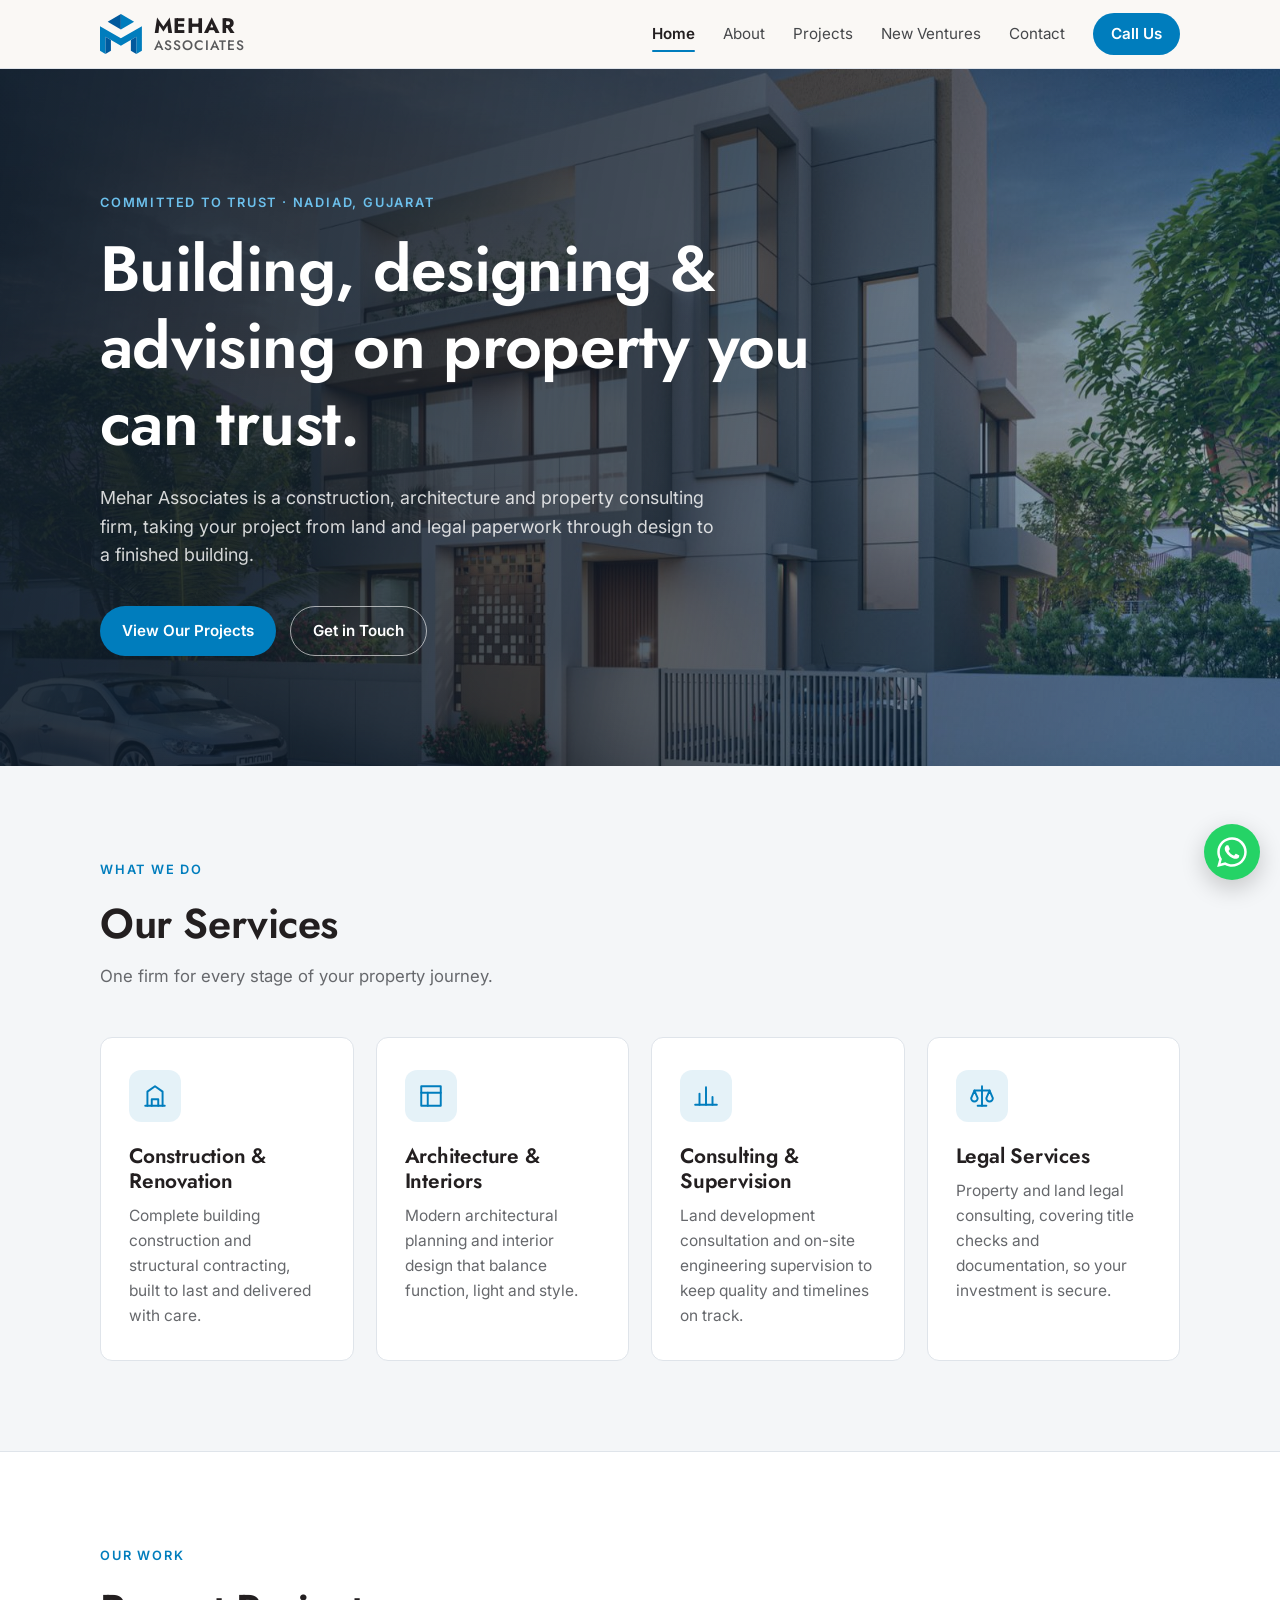
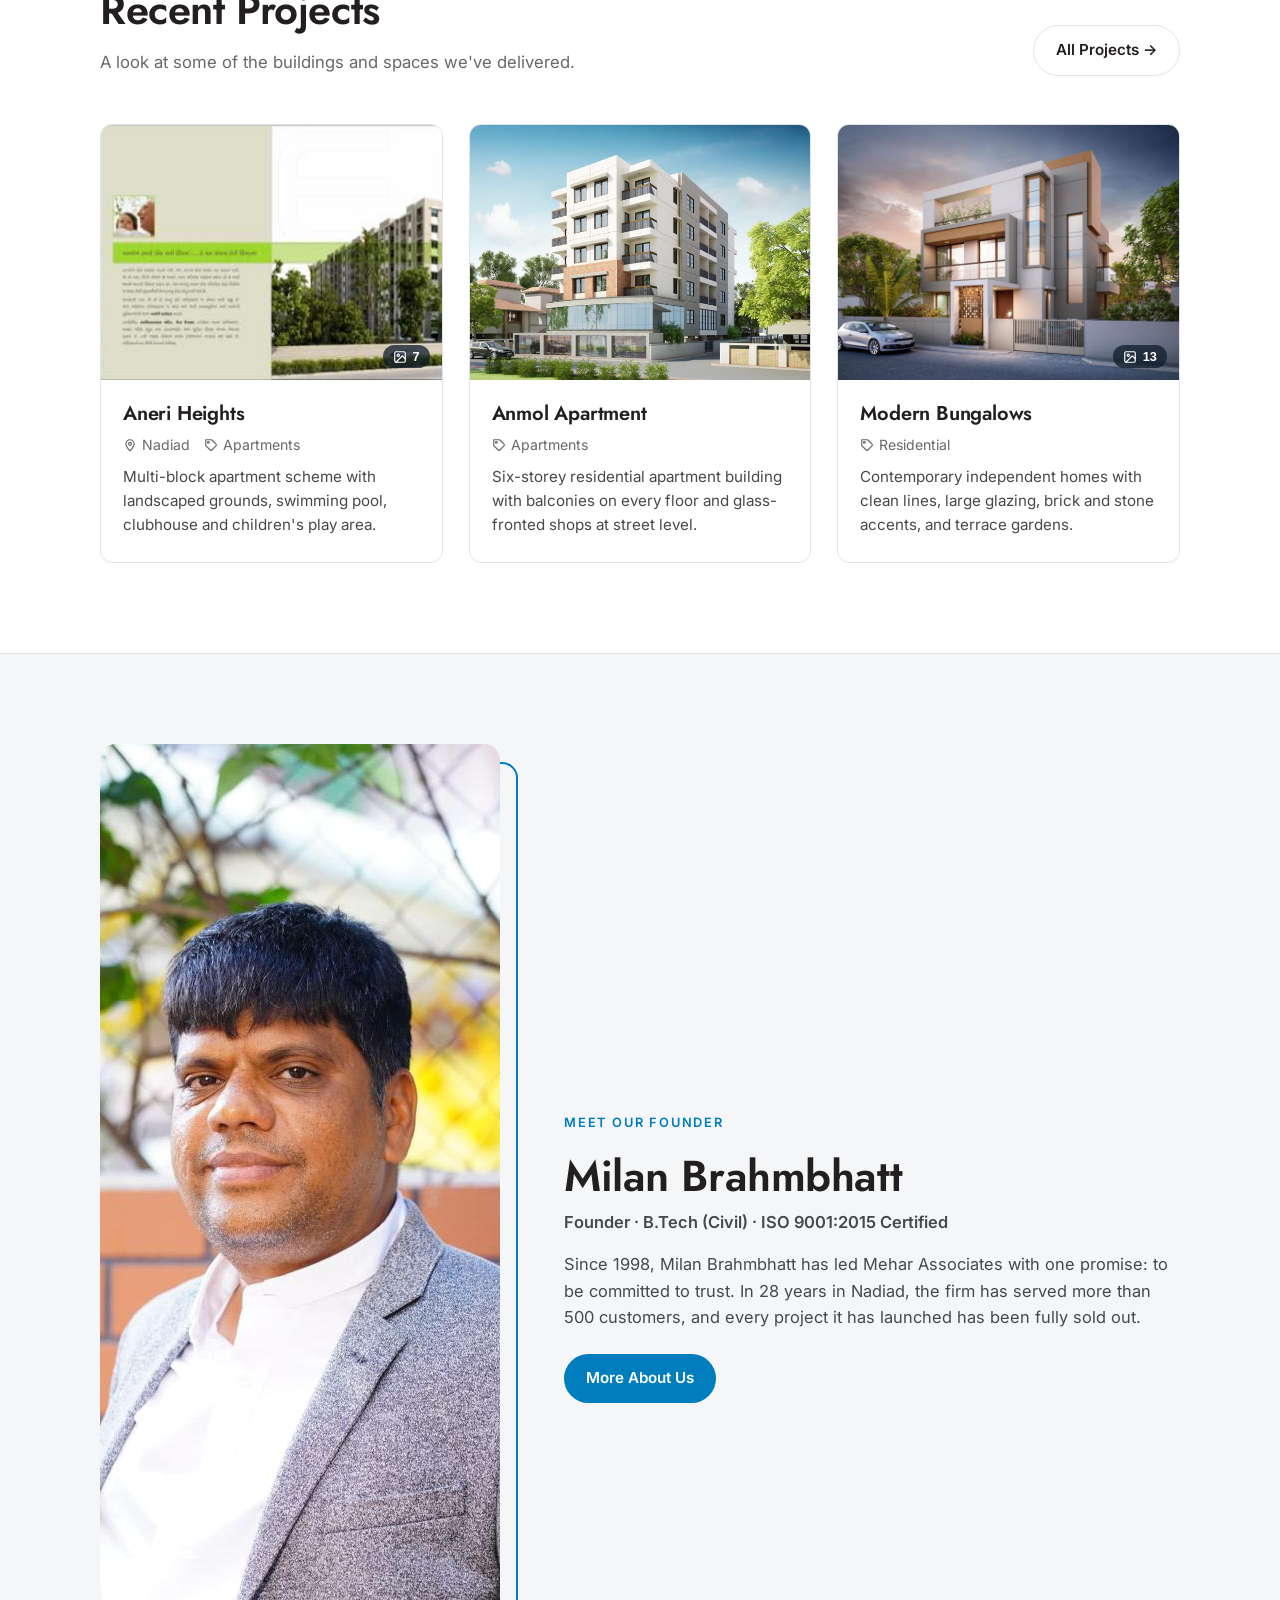
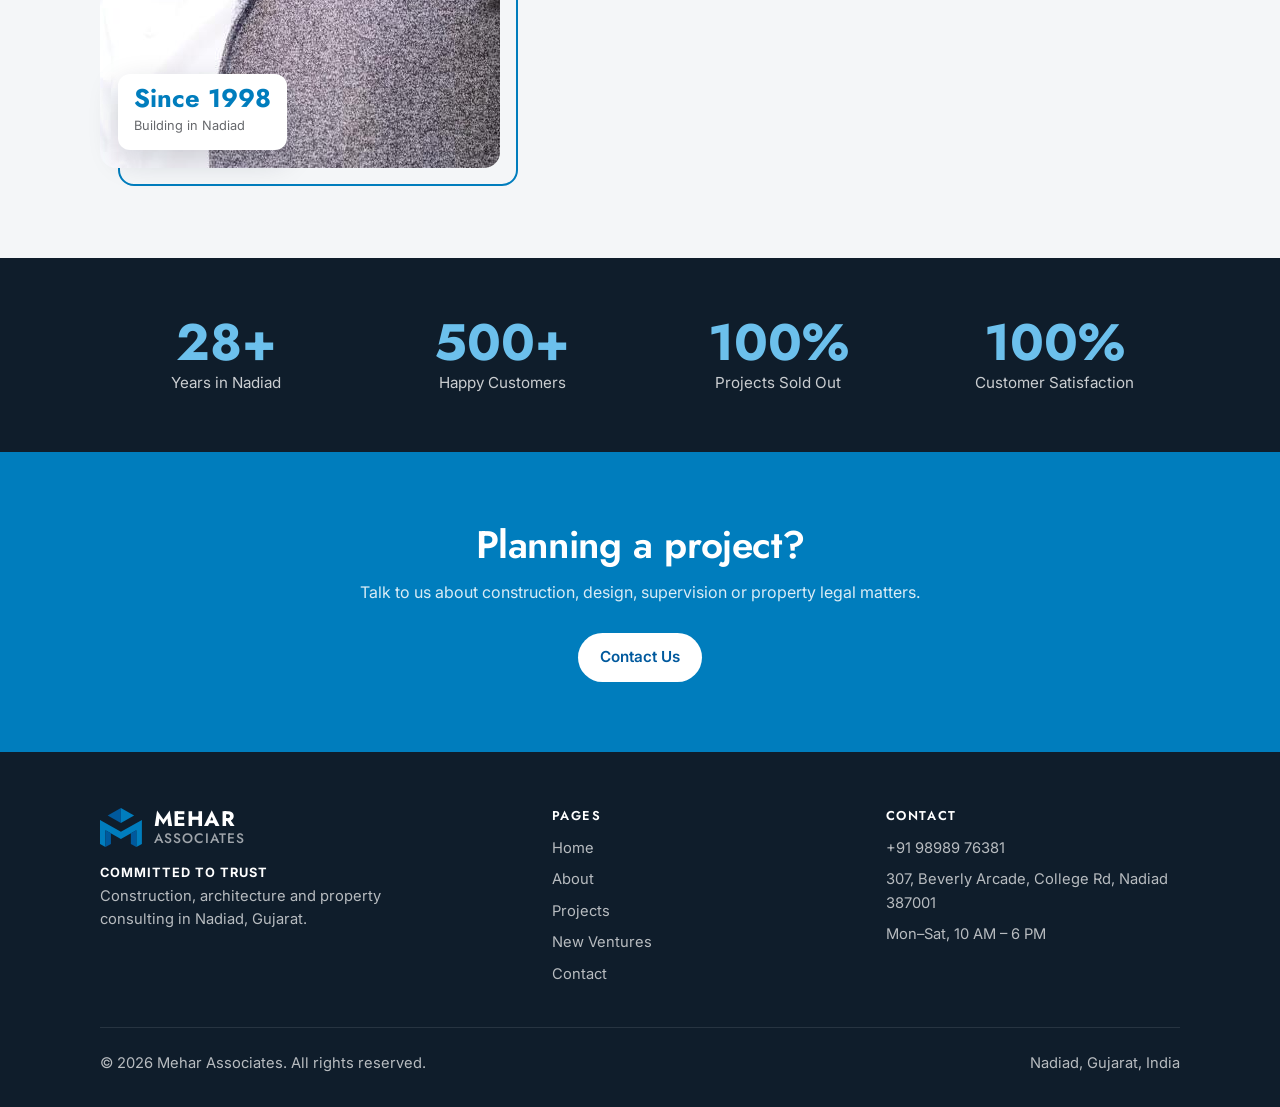
<file: index.html>
<!DOCTYPE html>
<html lang="en">
<head>
  <meta charset="UTF-8">
  <meta name="viewport" content="width=device-width, initial-scale=1.0, viewport-fit=cover">
  <title>Mehar Associates | Construction, Architecture &amp; Property Consulting in Nadiad</title>
  <meta name="description" content="Mehar Associates – construction, architecture, interior design, engineering supervision and property legal consulting in Nadiad, Gujarat.">
  <link rel="canonical" href="https://meharassociates.com/">
  <meta property="og:title" content="Mehar Associates">
  <meta property="og:description" content="Construction, architecture and property consulting in Nadiad, Gujarat.">
  <meta property="og:url" content="https://meharassociates.com/">
  <meta property="og:type" content="website">
  <meta property="og:image" content="https://meharassociates.com/assets/logo-share.jpg">
  <link rel="icon" href="/assets/favicon.svg" type="image/svg+xml">
  <link rel="preconnect" href="https://fonts.googleapis.com">
  <link rel="preconnect" href="https://fonts.gstatic.com" crossorigin>
  <link href="https://fonts.googleapis.com/css2?family=Jost:wght@500;600;700&family=Inter:wght@400;500;600&display=swap" rel="stylesheet">
  <link rel="stylesheet" href="/assets/css/style.css">

  <script type="application/ld+json">
  {
    "@context": "https://schema.org",
    "@type": "GeneralContractor",
    "name": "Mehar Associates",
    "url": "https://meharassociates.com",
    "telephone": "+91 98989 76381",
    "address": {
      "@type": "PostalAddress",
      "streetAddress": "307, Beverly Arcade, College Rd, beside Woodland Restaurant",
      "addressLocality": "Nadiad",
      "addressRegion": "Gujarat",
      "postalCode": "387001",
      "addressCountry": "IN"
    },
    "openingHours": "Mo-Sa 10:00-18:00",
    "foundingDate": "1998",
    "founder": {
      "@type": "Person",
      "name": "Milan Brahmbhatt"
    }
  }
  </script>
</head>
<body>

  <header class="site-header">
    <div class="container nav">
      <a href="/" class="brand" aria-label="Mehar Associates home">
        <img class="brand-logo" src="/assets/logo-mark.svg" alt="" width="42" height="39"><span class="brand-text"><span class="brand-name">Mehar</span><span class="brand-sub">Associates</span></span>
      </a>
      <button class="menu-toggle" type="button" aria-label="Open menu" aria-expanded="false">
        <svg viewBox="0 0 24 24" fill="none" stroke="currentColor" stroke-width="2" stroke-linecap="round"><path d="M4 7h16M4 12h16M4 17h16"/></svg>
      </button>
      <nav class="nav-links">
        <a href="/" data-page="index">Home</a>
        <a href="/about.html" data-page="about">About</a>
        <a href="/projects.html" data-page="projects">Projects</a>
        <a href="/ventures.html" data-page="ventures">New Ventures</a>
        <a href="/contact.html" data-page="contact">Contact</a>
        <a href="tel:+919898976381" class="btn btn-primary">Call Us</a>
      </nav>
    </div>
  </header>

  <main>
    <section class="hero has-photo">
      <div class="container">
        <span class="eyebrow">Committed to Trust · Nadiad, Gujarat</span>
        <h1>Building, designing &amp; advising on property you can trust.</h1>
        <p>Mehar Associates is a construction, architecture and property consulting firm, taking your project from land and legal paperwork through design to a finished building.</p>
        <div class="hero-actions">
          <a href="/projects.html" class="btn btn-primary">View Our Projects</a>
          <a href="/contact.html" class="btn btn-outline">Get in Touch</a>
        </div>
      </div>
    </section>

    <section id="services">
      <div class="container">
        <div class="section-head">
          <span class="eyebrow">What We Do</span>
          <h2>Our Services</h2>
          <p>One firm for every stage of your property journey.</p>
        </div>

        <div class="grid">
          <article class="card">
            <div class="icon">
              <svg viewBox="0 0 24 24" fill="none" stroke="currentColor" stroke-width="1.8" stroke-linecap="round" stroke-linejoin="round"><path d="M3 21h18"/><path d="M5 21V8l7-5 7 5v13"/><path d="M9 21v-6h6v6"/></svg>
            </div>
            <h3>Construction &amp; Renovation</h3>
            <p>Complete building construction and structural contracting, built to last and delivered with care.</p>
          </article>

          <article class="card">
            <div class="icon">
              <svg viewBox="0 0 24 24" fill="none" stroke="currentColor" stroke-width="1.8" stroke-linecap="round" stroke-linejoin="round"><path d="M3 3h18v18H3z"/><path d="M3 9h18"/><path d="M9 21V9"/></svg>
            </div>
            <h3>Architecture &amp; Interiors</h3>
            <p>Modern architectural planning and interior design that balance function, light and style.</p>
          </article>

          <article class="card">
            <div class="icon">
              <svg viewBox="0 0 24 24" fill="none" stroke="currentColor" stroke-width="1.8" stroke-linecap="round" stroke-linejoin="round"><path d="M2 20h20"/><path d="M6 20V10"/><path d="M12 20V4"/><path d="M18 20v-7"/></svg>
            </div>
            <h3>Consulting &amp; Supervision</h3>
            <p>Land development consultation and on-site engineering supervision to keep quality and timelines on track.</p>
          </article>

          <article class="card">
            <div class="icon">
              <svg viewBox="0 0 24 24" fill="none" stroke="currentColor" stroke-width="1.8" stroke-linecap="round" stroke-linejoin="round"><path d="M12 3v18"/><path d="M5 7h14"/><path d="M5 7l-3 7a3 3 0 0 0 6 0z"/><path d="M19 7l-3 7a3 3 0 0 0 6 0z"/><path d="M8 21h8"/></svg>
            </div>
            <h3>Legal Services</h3>
            <p>Property and land legal consulting, covering title checks and documentation, so your investment is secure.</p>
          </article>
        </div>
      </div>
    </section>

    <section class="section-alt">
      <div class="container">
        <div class="section-head-row">
          <div class="section-head">
            <span class="eyebrow">Our Work</span>
            <h2>Recent Projects</h2>
            <p>A look at some of the buildings and spaces we've delivered.</p>
          </div>
          <a href="/projects.html" class="btn btn-ghost">All Projects →</a>
        </div>
        <div id="projects-grid" class="project-grid" data-limit="3"></div>
      </div>
    </section>

    <section id="about">
      <div class="container founder">
        <div class="founder-photo">
          <img src="/images/team/milan-brahmbhatt.jpg" alt="Milan Brahmbhatt, Founder of Mehar Associates" width="683" height="1024" loading="lazy">
          <div class="founder-tag"><strong>Since 1998</strong><span>Building in Nadiad</span></div>
        </div>
        <div class="founder-text">
          <span class="eyebrow" style="color: var(--accent);">Meet Our Founder</span>
          <h2>Milan Brahmbhatt</h2>
          <p class="founder-role">Founder · B.Tech (Civil) · ISO 9001:2015 Certified</p>
          <p>Since 1998, Milan Brahmbhatt has led Mehar Associates with one promise: to be committed to trust. In 28 years in Nadiad, the firm has served more than 500 customers, and every project it has launched has been fully sold out.</p>
          <a href="/about.html" class="btn btn-primary" style="margin-top: 8px;">More About Us</a>
        </div>
      </div>
    </section>

    <section class="stats">
      <div class="container stats-grid">
        <div class="stat"><strong>28+</strong><span>Years in Nadiad</span></div>
        <div class="stat"><strong>500+</strong><span>Happy Customers</span></div>
        <div class="stat"><strong>100%</strong><span>Projects Sold Out</span></div>
        <div class="stat"><strong>100%</strong><span>Customer Satisfaction</span></div>
      </div>
    </section>

    <section class="cta">
      <div class="container">
        <h2>Planning a project?</h2>
        <p>Talk to us about construction, design, supervision or property legal matters.</p>
        <a href="/contact.html" class="btn">Contact Us</a>
      </div>
    </section>
  </main>

  <footer class="site-footer">
    <div class="container">
      <div class="footer-grid">
        <div>
          <a href="/" class="brand"><img class="brand-logo" src="/assets/logo-mark.svg" alt="" width="42" height="39"><span class="brand-text"><span class="brand-name">Mehar</span><span class="brand-sub">Associates</span></span></a>
          <p class="footer-about"><strong style="color:#fff; letter-spacing:.08em; font-size:.8rem;">COMMITTED TO TRUST</strong><br>Construction, architecture and property consulting in Nadiad, Gujarat.</p>
        </div>
        <div>
          <h4>Pages</h4>
          <ul>
            <li><a href="/">Home</a></li>
            <li><a href="/about.html">About</a></li>
            <li><a href="/projects.html">Projects</a></li>
            <li><a href="/ventures.html">New Ventures</a></li>
            <li><a href="/contact.html">Contact</a></li>
          </ul>
        </div>
        <div>
          <h4>Contact</h4>
          <ul>
            <li><a href="tel:+919898976381">+91 98989 76381</a></li>
            <li>307, Beverly Arcade, College Rd, Nadiad 387001</li>
            <li>Mon–Sat, 10 AM – 6 PM</li>
          </ul>
        </div>
      </div>
      <div class="footer-bottom">
        <span>© <span data-year>2026</span> Mehar Associates. All rights reserved.</span>
        <span>Nadiad, Gujarat, India</span>
      </div>
    </div>
  </footer>

  <a class="wa" href="https://wa.me/919898976381" target="_blank" rel="noopener" aria-label="Chat on WhatsApp">
    <svg viewBox="0 0 24 24" fill="currentColor"><path d="M17.5 14.4c-.3-.1-1.7-.8-2-.9-.3-.1-.5-.1-.7.1-.2.3-.8.9-.9 1.1-.2.2-.3.2-.6.1-.3-.1-1.2-.5-2.3-1.4-.9-.8-1.4-1.7-1.6-2-.2-.3 0-.5.1-.6l.4-.5c.1-.2.2-.3.3-.5.1-.2 0-.4 0-.5l-.9-2.2c-.2-.6-.5-.5-.7-.5h-.6c-.2 0-.5.1-.8.4-.3.3-1 1-1 2.4s1 2.8 1.2 3c.1.2 2 3.1 4.9 4.3.7.3 1.2.5 1.6.6.7.2 1.3.2 1.8.1.6-.1 1.7-.7 1.9-1.4.2-.7.2-1.2.2-1.4-.1-.1-.3-.2-.6-.3zM12 21.8c-1.8 0-3.5-.5-5-1.4l-.4-.2-3.7 1 1-3.6-.2-.4c-1-1.6-1.5-3.4-1.5-5.2 0-5.4 4.4-9.8 9.8-9.8 2.6 0 5.1 1 6.9 2.9 1.9 1.9 2.9 4.3 2.9 6.9 0 5.4-4.4 9.8-9.8 9.8zm8.4-18.2C18.1 1.3 15.2.1 12 .1 5.5.1.2 5.4.2 11.9c0 2.1.5 4.1 1.6 5.9L.1 24l6.3-1.7c1.7.9 3.7 1.4 5.6 1.4 6.5 0 11.8-5.3 11.8-11.8 0-3.2-1.2-6.1-3.4-8.3z"/></svg>
  </a>

  <script src="/assets/js/data.js"></script>
  <script src="/assets/js/main.js"></script>
</body>
</html>
</file>
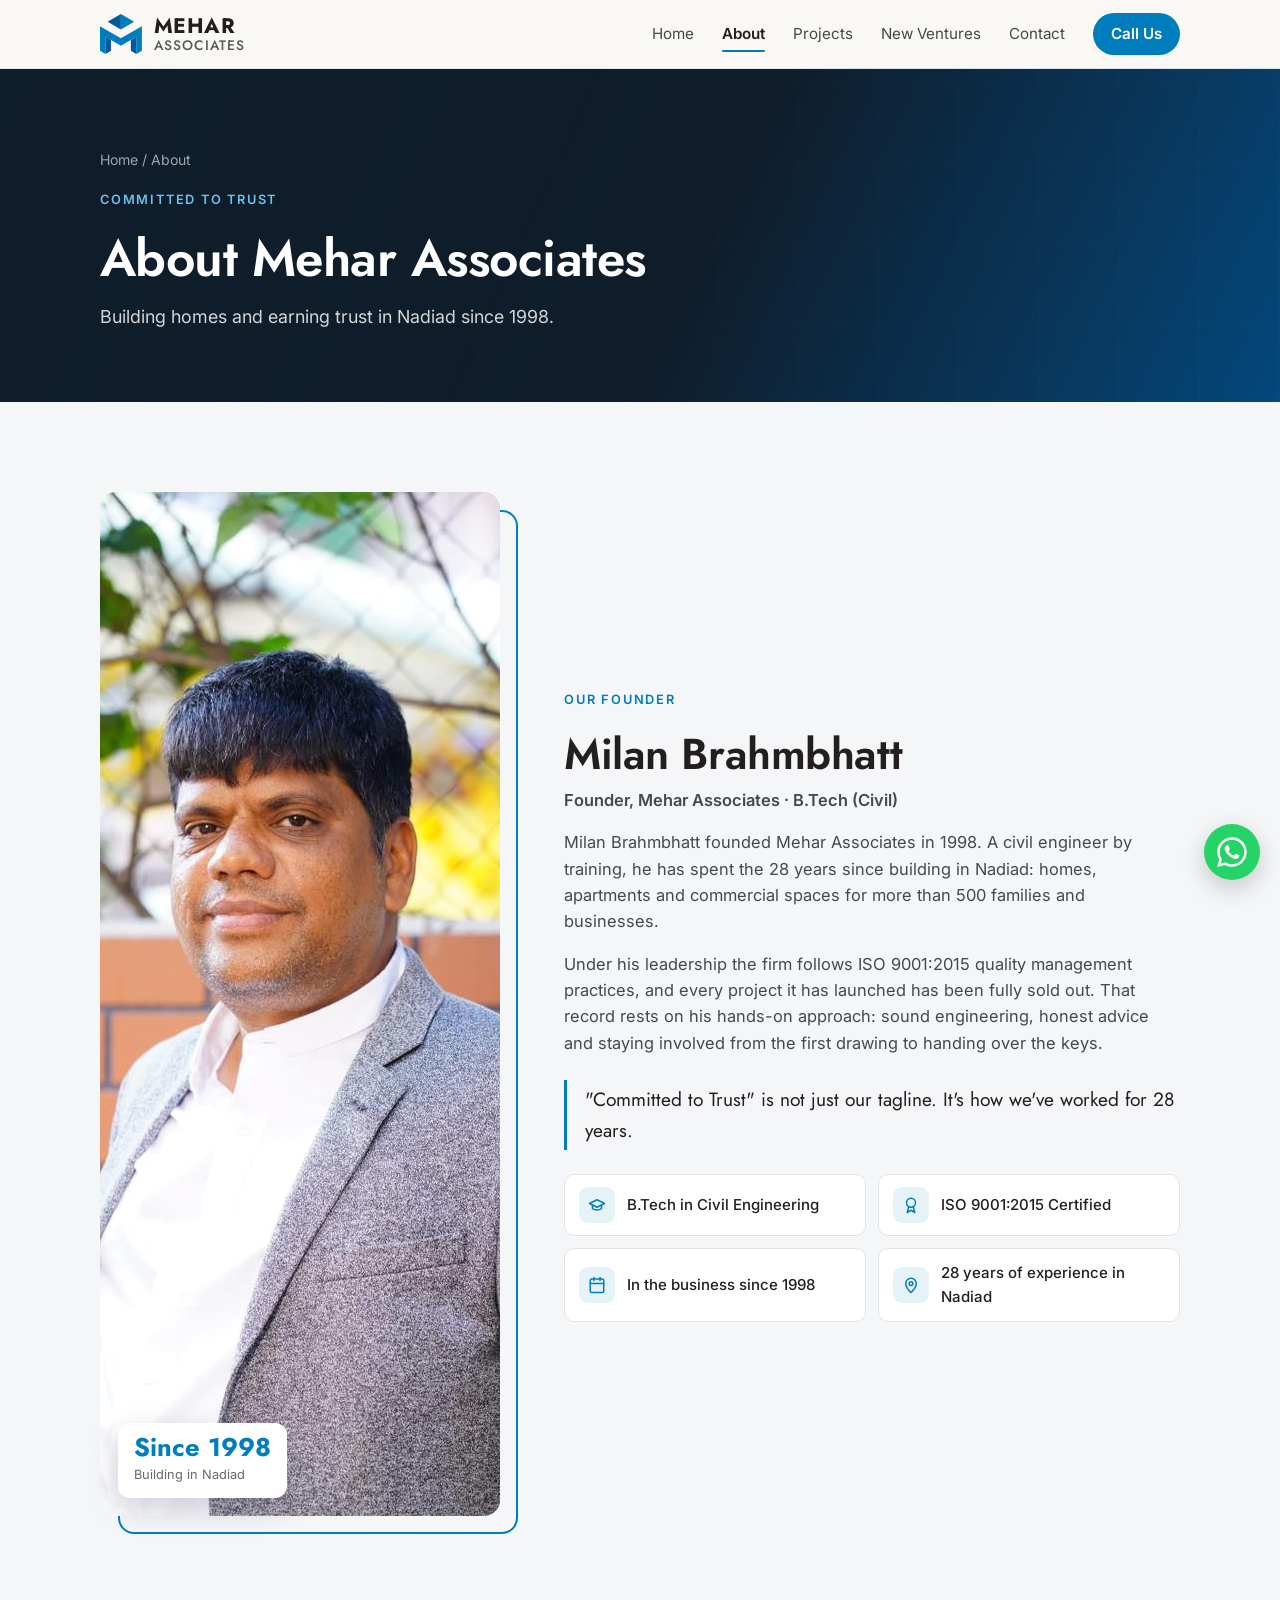
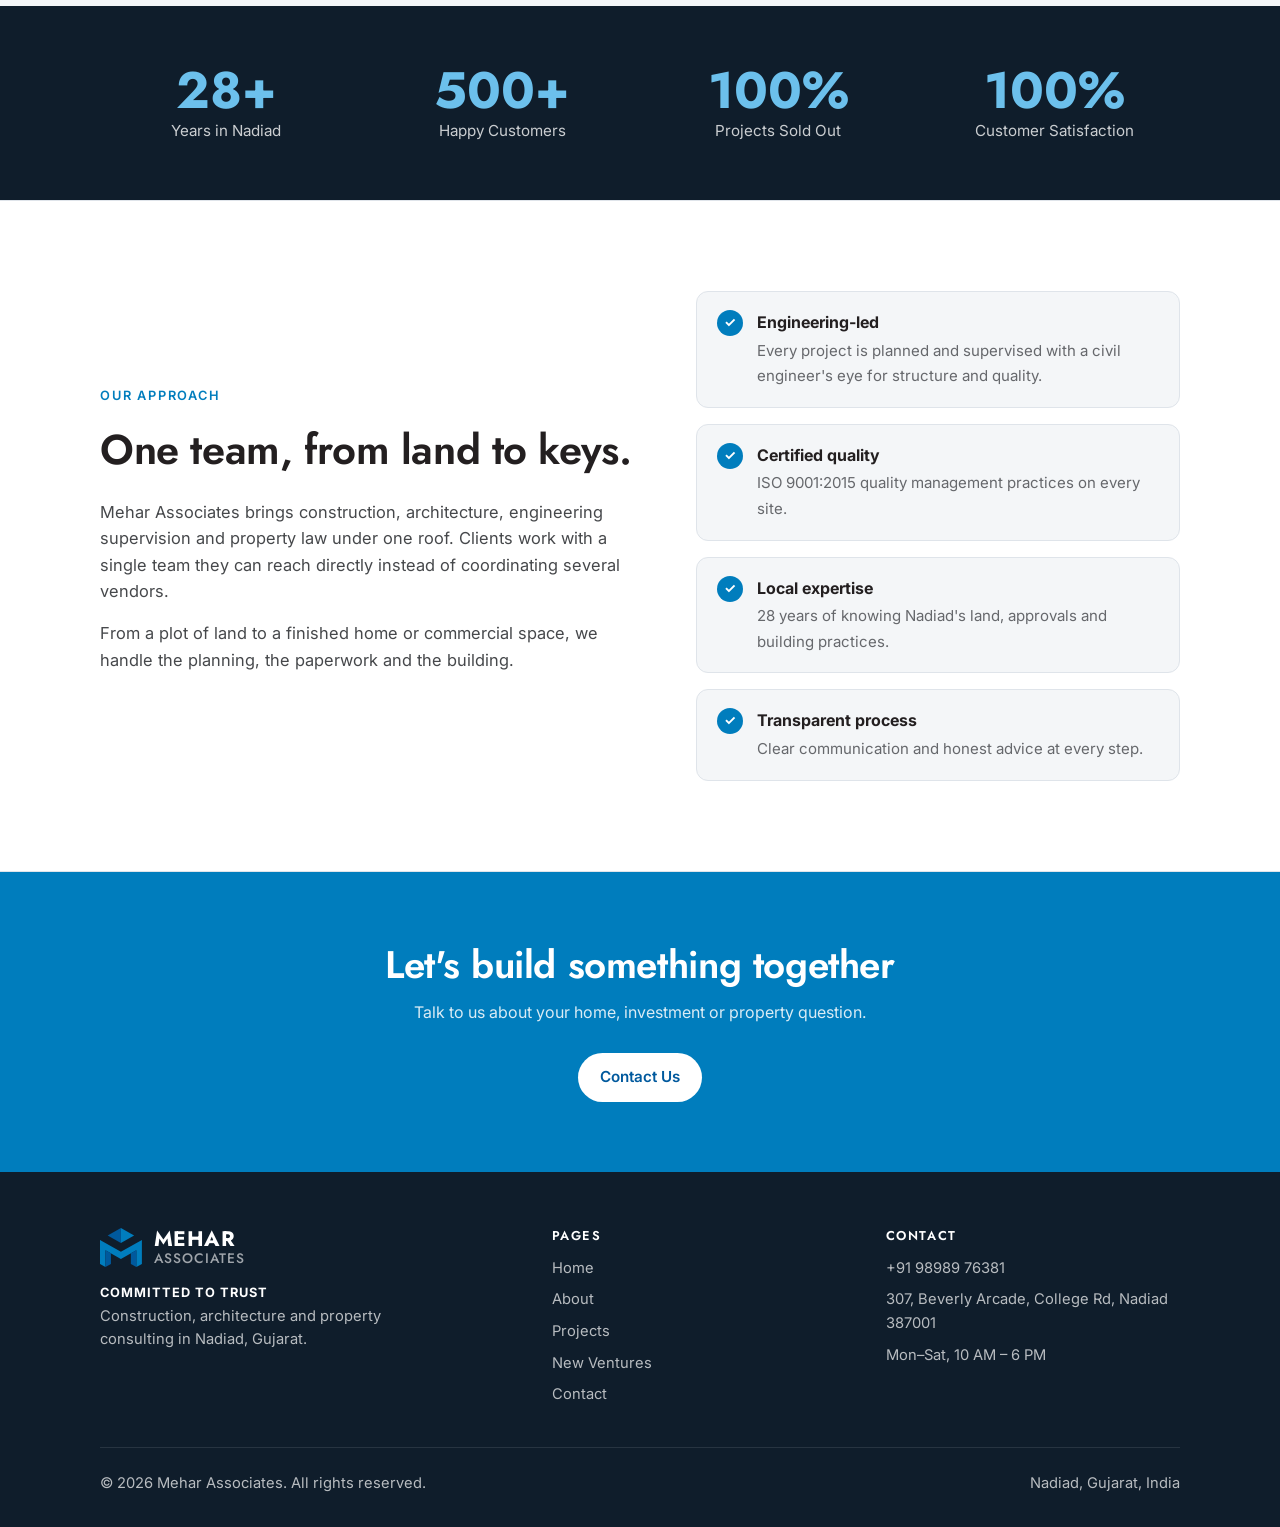
<file: about.html>
<!DOCTYPE html>
<html lang="en">
<head>
  <meta charset="UTF-8">
  <meta name="viewport" content="width=device-width, initial-scale=1.0, viewport-fit=cover">
  <title>About Us | Mehar Associates</title>
  <meta name="description" content="Mehar Associates was founded in 1998 by Milan Brahmbhatt, B.Tech (Civil). 28 years in Nadiad, 500+ customers, ISO 9001:2015 certified.">
  <link rel="canonical" href="https://meharassociates.com/about.html">
  <meta property="og:title" content="About Us | Mehar Associates">
  <meta property="og:description" content="Mehar Associates was founded in 1998 by Milan Brahmbhatt, B.Tech (Civil). 28 years in Nadiad, 500+ customers, ISO 9001:2015 certified.">
  <meta property="og:url" content="https://meharassociates.com/about.html">
  <meta property="og:type" content="website">
  <meta property="og:image" content="https://meharassociates.com/assets/logo-share.jpg">
  <link rel="icon" href="/assets/favicon.svg" type="image/svg+xml">
  <link rel="preconnect" href="https://fonts.googleapis.com">
  <link rel="preconnect" href="https://fonts.gstatic.com" crossorigin>
  <link href="https://fonts.googleapis.com/css2?family=Jost:wght@500;600;700&family=Inter:wght@400;500;600&display=swap" rel="stylesheet">
  <link rel="stylesheet" href="/assets/css/style.css">

</head>
<body>

  <header class="site-header">
    <div class="container nav">
      <a href="/" class="brand" aria-label="Mehar Associates home">
        <img class="brand-logo" src="/assets/logo-mark.svg" alt="" width="42" height="39"><span class="brand-text"><span class="brand-name">Mehar</span><span class="brand-sub">Associates</span></span>
      </a>
      <button class="menu-toggle" type="button" aria-label="Open menu" aria-expanded="false">
        <svg viewBox="0 0 24 24" fill="none" stroke="currentColor" stroke-width="2" stroke-linecap="round"><path d="M4 7h16M4 12h16M4 17h16"/></svg>
      </button>
      <nav class="nav-links">
        <a href="/" data-page="index">Home</a>
        <a href="/about.html" data-page="about">About</a>
        <a href="/projects.html" data-page="projects">Projects</a>
        <a href="/ventures.html" data-page="ventures">New Ventures</a>
        <a href="/contact.html" data-page="contact">Contact</a>
        <a href="tel:+919898976381" class="btn btn-primary">Call Us</a>
      </nav>
    </div>
  </header>

  <main>
    <section class="page-hero">
      <div class="container">
        <div class="crumbs"><a href="/">Home</a> / About</div>
        <span class="eyebrow">Committed to Trust</span>
        <h1>About Mehar Associates</h1>
        <p>Building homes and earning trust in Nadiad since 1998.</p>
      </div>
    </section>

    <section>
      <div class="container founder">
        <div class="founder-photo">
          <img src="/images/team/milan-brahmbhatt.jpg" alt="Milan Brahmbhatt, Founder of Mehar Associates" width="683" height="1024">
          <div class="founder-tag"><strong>Since 1998</strong><span>Building in Nadiad</span></div>
        </div>
        <div class="founder-text">
          <span class="eyebrow" style="color: var(--accent);">Our Founder</span>
          <h2>Milan Brahmbhatt</h2>
          <p class="founder-role">Founder, Mehar Associates · B.Tech (Civil)</p>
          <p>Milan Brahmbhatt founded Mehar Associates in 1998. A civil engineer by training, he has spent the 28 years since building in Nadiad: homes, apartments and commercial spaces for more than 500 families and businesses.</p>
          <p>Under his leadership the firm follows ISO 9001:2015 quality management practices, and every project it has launched has been fully sold out. That record rests on his hands-on approach: sound engineering, honest advice and staying involved from the first drawing to handing over the keys.</p>
          <blockquote class="founder-quote">"Committed to Trust" is not just our tagline. It's how we've worked for 28 years.</blockquote>
          <ul class="creds">
            <li><span class="icon"><svg viewBox="0 0 24 24" fill="none" stroke="currentColor" stroke-width="2" stroke-linecap="round" stroke-linejoin="round"><path d="M22 10 12 5 2 10l10 5 10-5z"/><path d="M6 12v5c3 2 9 2 12 0v-5"/></svg></span>B.Tech in Civil Engineering</li>
            <li><span class="icon"><svg viewBox="0 0 24 24" fill="none" stroke="currentColor" stroke-width="2" stroke-linecap="round" stroke-linejoin="round"><circle cx="12" cy="9" r="6"/><path d="m9 14-2 8 5-3 5 3-2-8"/></svg></span>ISO 9001:2015 Certified</li>
            <li><span class="icon"><svg viewBox="0 0 24 24" fill="none" stroke="currentColor" stroke-width="2" stroke-linecap="round" stroke-linejoin="round"><rect x="3" y="4" width="18" height="18" rx="2"/><path d="M16 2v4M8 2v4M3 10h18"/></svg></span>In the business since 1998</li>
            <li><span class="icon"><svg viewBox="0 0 24 24" fill="none" stroke="currentColor" stroke-width="2" stroke-linecap="round" stroke-linejoin="round"><path d="M12 22s7-6.5 7-12a7 7 0 0 0-14 0c0 5.5 7 12 7 12z"/><circle cx="12" cy="10" r="2.5"/></svg></span>28 years of experience in Nadiad</li>
          </ul>
        </div>
      </div>
    </section>

    <section class="stats">
      <div class="container stats-grid">
        <div class="stat"><strong>28+</strong><span>Years in Nadiad</span></div>
        <div class="stat"><strong>500+</strong><span>Happy Customers</span></div>
        <div class="stat"><strong>100%</strong><span>Projects Sold Out</span></div>
        <div class="stat"><strong>100%</strong><span>Customer Satisfaction</span></div>
      </div>
    </section>

    <section class="section-alt">
      <div class="container about-grid">
        <div class="about-text">
          <div class="section-head" style="margin-bottom: 24px;">
            <span class="eyebrow">Our Approach</span>
            <h2>One team, from land to keys.</h2>
          </div>
          <p>Mehar Associates brings construction, architecture, engineering supervision and property law under one roof. Clients work with a single team they can reach directly instead of coordinating several vendors.</p>
          <p>From a plot of land to a finished home or commercial space, we handle the planning, the paperwork and the building.</p>
        </div>
        <ul class="points">
          <li><span class="tick">✓</span><div><strong>Engineering-led</strong><span>Every project is planned and supervised with a civil engineer's eye for structure and quality.</span></div></li>
          <li><span class="tick">✓</span><div><strong>Certified quality</strong><span>ISO 9001:2015 quality management practices on every site.</span></div></li>
          <li><span class="tick">✓</span><div><strong>Local expertise</strong><span>28 years of knowing Nadiad's land, approvals and building practices.</span></div></li>
          <li><span class="tick">✓</span><div><strong>Transparent process</strong><span>Clear communication and honest advice at every step.</span></div></li>
        </ul>
      </div>
    </section>

    <section class="cta">
      <div class="container">
        <h2>Let's build something together</h2>
        <p>Talk to us about your home, investment or property question.</p>
        <a href="/contact.html" class="btn">Contact Us</a>
      </div>
    </section>
  </main>

  <footer class="site-footer">
    <div class="container">
      <div class="footer-grid">
        <div>
          <a href="/" class="brand"><img class="brand-logo" src="/assets/logo-mark.svg" alt="" width="42" height="39"><span class="brand-text"><span class="brand-name">Mehar</span><span class="brand-sub">Associates</span></span></a>
          <p class="footer-about"><strong style="color:#fff; letter-spacing:.08em; font-size:.8rem;">COMMITTED TO TRUST</strong><br>Construction, architecture and property consulting in Nadiad, Gujarat.</p>
        </div>
        <div>
          <h4>Pages</h4>
          <ul>
            <li><a href="/">Home</a></li>
            <li><a href="/about.html">About</a></li>
            <li><a href="/projects.html">Projects</a></li>
            <li><a href="/ventures.html">New Ventures</a></li>
            <li><a href="/contact.html">Contact</a></li>
          </ul>
        </div>
        <div>
          <h4>Contact</h4>
          <ul>
            <li><a href="tel:+919898976381">+91 98989 76381</a></li>
            <li>307, Beverly Arcade, College Rd, Nadiad 387001</li>
            <li>Mon–Sat, 10 AM – 6 PM</li>
          </ul>
        </div>
      </div>
      <div class="footer-bottom">
        <span>© <span data-year>2026</span> Mehar Associates. All rights reserved.</span>
        <span>Nadiad, Gujarat, India</span>
      </div>
    </div>
  </footer>

  <a class="wa" href="https://wa.me/919898976381" target="_blank" rel="noopener" aria-label="Chat on WhatsApp">
    <svg viewBox="0 0 24 24" fill="currentColor"><path d="M17.5 14.4c-.3-.1-1.7-.8-2-.9-.3-.1-.5-.1-.7.1-.2.3-.8.9-.9 1.1-.2.2-.3.2-.6.1-.3-.1-1.2-.5-2.3-1.4-.9-.8-1.4-1.7-1.6-2-.2-.3 0-.5.1-.6l.4-.5c.1-.2.2-.3.3-.5.1-.2 0-.4 0-.5l-.9-2.2c-.2-.6-.5-.5-.7-.5h-.6c-.2 0-.5.1-.8.4-.3.3-1 1-1 2.4s1 2.8 1.2 3c.1.2 2 3.1 4.9 4.3.7.3 1.2.5 1.6.6.7.2 1.3.2 1.8.1.6-.1 1.7-.7 1.9-1.4.2-.7.2-1.2.2-1.4-.1-.1-.3-.2-.6-.3zM12 21.8c-1.8 0-3.5-.5-5-1.4l-.4-.2-3.7 1 1-3.6-.2-.4c-1-1.6-1.5-3.4-1.5-5.2 0-5.4 4.4-9.8 9.8-9.8 2.6 0 5.1 1 6.9 2.9 1.9 1.9 2.9 4.3 2.9 6.9 0 5.4-4.4 9.8-9.8 9.8zm8.4-18.2C18.1 1.3 15.2.1 12 .1 5.5.1.2 5.4.2 11.9c0 2.1.5 4.1 1.6 5.9L.1 24l6.3-1.7c1.7.9 3.7 1.4 5.6 1.4 6.5 0 11.8-5.3 11.8-11.8 0-3.2-1.2-6.1-3.4-8.3z"/></svg>
  </a>

  <script src="/assets/js/data.js"></script>
  <script src="/assets/js/main.js"></script>
</body>
</html>
</file>
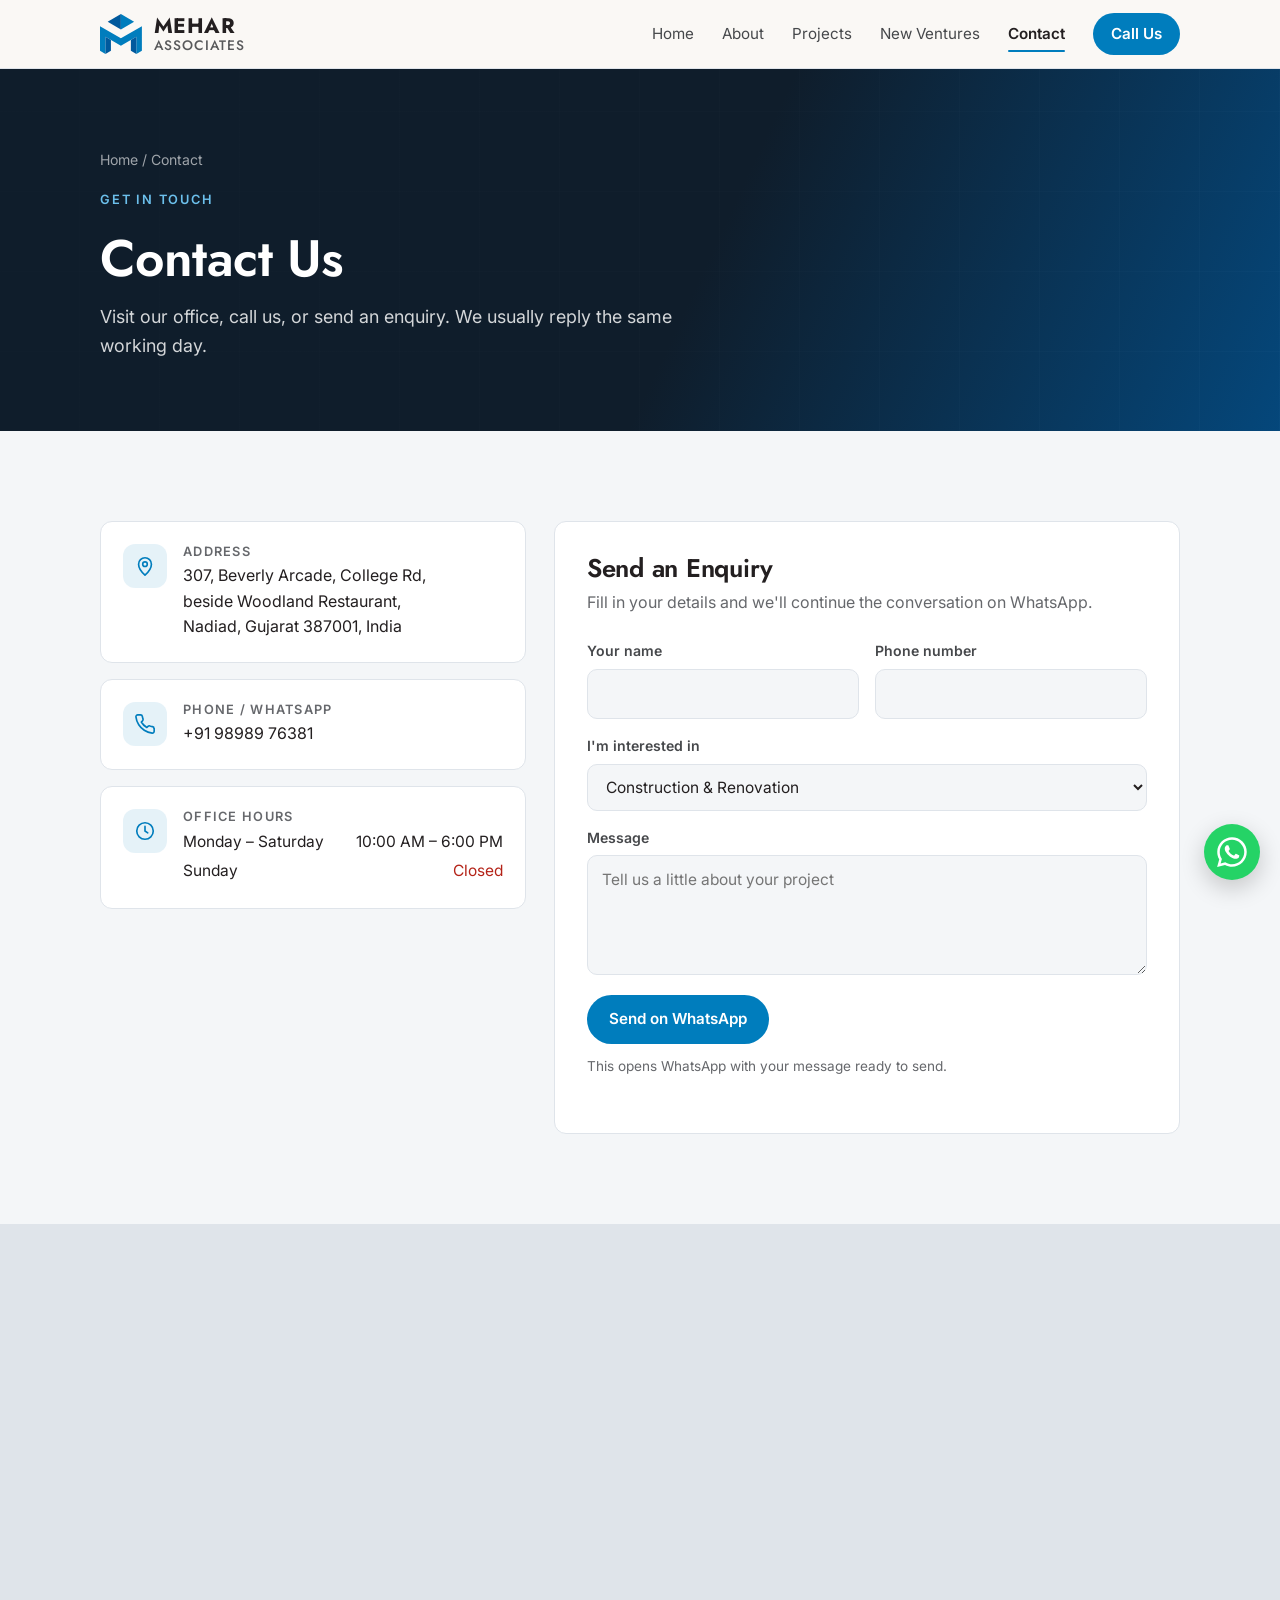
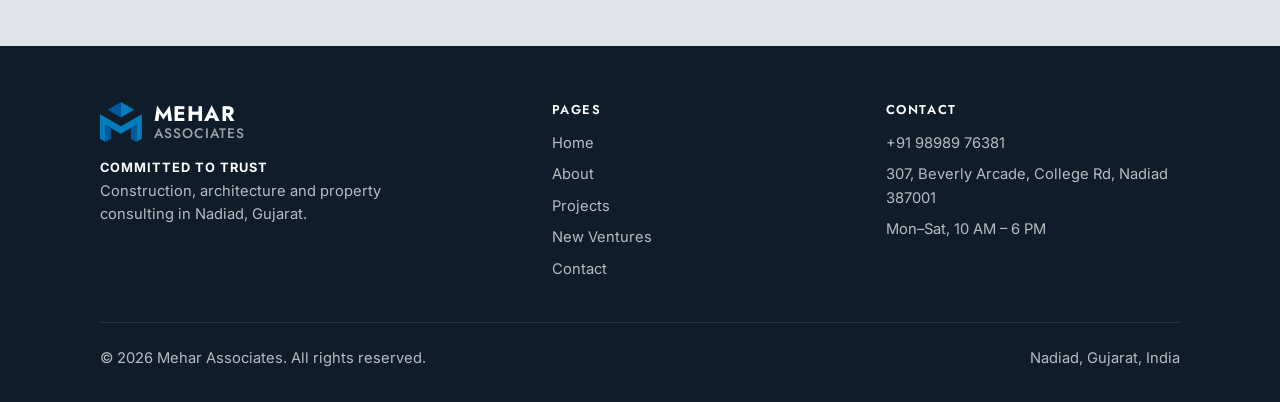
<file: contact.html>
<!DOCTYPE html>
<html lang="en">
<head>
  <meta charset="UTF-8">
  <meta name="viewport" content="width=device-width, initial-scale=1.0, viewport-fit=cover">
  <title>Contact | Mehar Associates</title>
  <meta name="description" content="Contact Mehar Associates at 307, Beverly Arcade, College Rd, Nadiad. Call +91 98989 76381. Open Mon–Sat, 10 AM – 6 PM.">
  <link rel="canonical" href="https://meharassociates.com/contact.html">
  <meta property="og:title" content="Contact | Mehar Associates">
  <meta property="og:description" content="Contact Mehar Associates at 307, Beverly Arcade, College Rd, Nadiad. Call +91 98989 76381. Open Mon–Sat, 10 AM – 6 PM.">
  <meta property="og:url" content="https://meharassociates.com/contact.html">
  <meta property="og:type" content="website">
  <meta property="og:image" content="https://meharassociates.com/assets/logo-share.jpg">
  <link rel="icon" href="/assets/favicon.svg" type="image/svg+xml">
  <link rel="preconnect" href="https://fonts.googleapis.com">
  <link rel="preconnect" href="https://fonts.gstatic.com" crossorigin>
  <link href="https://fonts.googleapis.com/css2?family=Jost:wght@500;600;700&family=Inter:wght@400;500;600&display=swap" rel="stylesheet">
  <link rel="stylesheet" href="/assets/css/style.css">

</head>
<body>

  <header class="site-header">
    <div class="container nav">
      <a href="/" class="brand" aria-label="Mehar Associates home">
        <img class="brand-logo" src="/assets/logo-mark.svg" alt="" width="42" height="39"><span class="brand-text"><span class="brand-name">Mehar</span><span class="brand-sub">Associates</span></span>
      </a>
      <button class="menu-toggle" type="button" aria-label="Open menu" aria-expanded="false">
        <svg viewBox="0 0 24 24" fill="none" stroke="currentColor" stroke-width="2" stroke-linecap="round"><path d="M4 7h16M4 12h16M4 17h16"/></svg>
      </button>
      <nav class="nav-links">
        <a href="/" data-page="index">Home</a>
        <a href="/about.html" data-page="about">About</a>
        <a href="/projects.html" data-page="projects">Projects</a>
        <a href="/ventures.html" data-page="ventures">New Ventures</a>
        <a href="/contact.html" data-page="contact">Contact</a>
        <a href="tel:+919898976381" class="btn btn-primary">Call Us</a>
      </nav>
    </div>
  </header>

  <main>
    <section class="page-hero">
      <div class="container">
        <div class="crumbs"><a href="/">Home</a> / Contact</div>
        <span class="eyebrow">Get in Touch</span>
        <h1>Contact Us</h1>
        <p>Visit our office, call us, or send an enquiry. We usually reply the same working day.</p>
      </div>
    </section>

    <section>
      <div class="container contact-grid">
        <div class="contact-info">
          <div class="info-item">
            <div class="icon"><svg viewBox="0 0 24 24" fill="none" stroke="currentColor" stroke-width="1.8" stroke-linecap="round" stroke-linejoin="round"><path d="M12 22s7-6.5 7-12a7 7 0 0 0-14 0c0 5.5 7 12 7 12z"/><circle cx="12" cy="10" r="2.5"/></svg></div>
            <div>
              <h3>Address</h3>
              <p>307, Beverly Arcade, College Rd,<br>beside Woodland Restaurant,<br>Nadiad, Gujarat 387001, India</p>
            </div>
          </div>
          <div class="info-item">
            <div class="icon"><svg viewBox="0 0 24 24" fill="none" stroke="currentColor" stroke-width="1.8" stroke-linecap="round" stroke-linejoin="round"><path d="M22 16.9v3a2 2 0 0 1-2.2 2 19.8 19.8 0 0 1-8.6-3.1 19.5 19.5 0 0 1-6-6A19.8 19.8 0 0 1 2.1 4.2 2 2 0 0 1 4.1 2h3a2 2 0 0 1 2 1.7c.1.9.4 1.8.7 2.7a2 2 0 0 1-.5 2.1L8 9.8a16 16 0 0 0 6 6l1.3-1.3a2 2 0 0 1 2.1-.4c.9.3 1.8.6 2.7.7a2 2 0 0 1 1.7 2z"/></svg></div>
            <div>
              <h3>Phone / WhatsApp</h3>
              <a href="tel:+919898976381">+91 98989 76381</a>
            </div>
          </div>
          <div class="info-item">
            <div class="icon"><svg viewBox="0 0 24 24" fill="none" stroke="currentColor" stroke-width="1.8" stroke-linecap="round" stroke-linejoin="round"><circle cx="12" cy="12" r="9"/><path d="M12 7v5l3 2"/></svg></div>
            <div style="flex:1">
              <h3>Office Hours</h3>
              <table class="hours">
                <tr><td>Monday – Saturday</td><td>10:00 AM – 6:00 PM</td></tr>
                <tr><td>Sunday</td><td class="closed">Closed</td></tr>
              </table>
            </div>
          </div>
        </div>

        <form id="enquiry-form" class="form-card">
          <h2>Send an Enquiry</h2>
          <p>Fill in your details and we'll continue the conversation on WhatsApp.</p>
          <div class="form-grid">
            <div class="field">
              <label for="f-name">Your name</label>
              <input id="f-name" name="name" type="text" autocomplete="name" required>
            </div>
            <div class="field">
              <label for="f-phone">Phone number</label>
              <input id="f-phone" name="phone" type="tel" autocomplete="tel" required>
            </div>
            <div class="field full">
              <label for="f-service">I'm interested in</label>
              <select id="f-service" name="service">
                <option>Construction &amp; Renovation</option>
                <option>Architecture &amp; Interiors</option>
                <option>Consulting &amp; Supervision</option>
                <option>Legal Services</option>
                <option>New Ventures / Booking</option>
                <option>Something else</option>
              </select>
            </div>
            <div class="field full">
              <label for="f-message">Message</label>
              <textarea id="f-message" name="message" placeholder="Tell us a little about your project"></textarea>
            </div>
          </div>
          <button type="submit" class="btn btn-primary">Send on WhatsApp</button>
          <p class="form-note">This opens WhatsApp with your message ready to send.</p>
        </form>
      </div>
    </section>

    <section class="section-alt" style="padding-block: 0;">
      <div class="map" style="border-radius: 0; border: 0;">
        <iframe
          title="Mehar Associates location on Google Maps"
          src="https://maps.google.com/maps?q=Beverly%20Arcade%2C%20College%20Road%2C%20Nadiad%2C%20Gujarat%20387001&t=&z=16&ie=UTF8&iwloc=&output=embed"
          loading="lazy"
          referrerpolicy="no-referrer-when-downgrade"
          allowfullscreen></iframe>
      </div>
    </section>
  </main>

  <footer class="site-footer">
    <div class="container">
      <div class="footer-grid">
        <div>
          <a href="/" class="brand"><img class="brand-logo" src="/assets/logo-mark.svg" alt="" width="42" height="39"><span class="brand-text"><span class="brand-name">Mehar</span><span class="brand-sub">Associates</span></span></a>
          <p class="footer-about"><strong style="color:#fff; letter-spacing:.08em; font-size:.8rem;">COMMITTED TO TRUST</strong><br>Construction, architecture and property consulting in Nadiad, Gujarat.</p>
        </div>
        <div>
          <h4>Pages</h4>
          <ul>
            <li><a href="/">Home</a></li>
            <li><a href="/about.html">About</a></li>
            <li><a href="/projects.html">Projects</a></li>
            <li><a href="/ventures.html">New Ventures</a></li>
            <li><a href="/contact.html">Contact</a></li>
          </ul>
        </div>
        <div>
          <h4>Contact</h4>
          <ul>
            <li><a href="tel:+919898976381">+91 98989 76381</a></li>
            <li>307, Beverly Arcade, College Rd, Nadiad 387001</li>
            <li>Mon–Sat, 10 AM – 6 PM</li>
          </ul>
        </div>
      </div>
      <div class="footer-bottom">
        <span>© <span data-year>2026</span> Mehar Associates. All rights reserved.</span>
        <span>Nadiad, Gujarat, India</span>
      </div>
    </div>
  </footer>

  <a class="wa" href="https://wa.me/919898976381" target="_blank" rel="noopener" aria-label="Chat on WhatsApp">
    <svg viewBox="0 0 24 24" fill="currentColor"><path d="M17.5 14.4c-.3-.1-1.7-.8-2-.9-.3-.1-.5-.1-.7.1-.2.3-.8.9-.9 1.1-.2.2-.3.2-.6.1-.3-.1-1.2-.5-2.3-1.4-.9-.8-1.4-1.7-1.6-2-.2-.3 0-.5.1-.6l.4-.5c.1-.2.2-.3.3-.5.1-.2 0-.4 0-.5l-.9-2.2c-.2-.6-.5-.5-.7-.5h-.6c-.2 0-.5.1-.8.4-.3.3-1 1-1 2.4s1 2.8 1.2 3c.1.2 2 3.1 4.9 4.3.7.3 1.2.5 1.6.6.7.2 1.3.2 1.8.1.6-.1 1.7-.7 1.9-1.4.2-.7.2-1.2.2-1.4-.1-.1-.3-.2-.6-.3zM12 21.8c-1.8 0-3.5-.5-5-1.4l-.4-.2-3.7 1 1-3.6-.2-.4c-1-1.6-1.5-3.4-1.5-5.2 0-5.4 4.4-9.8 9.8-9.8 2.6 0 5.1 1 6.9 2.9 1.9 1.9 2.9 4.3 2.9 6.9 0 5.4-4.4 9.8-9.8 9.8zm8.4-18.2C18.1 1.3 15.2.1 12 .1 5.5.1.2 5.4.2 11.9c0 2.1.5 4.1 1.6 5.9L.1 24l6.3-1.7c1.7.9 3.7 1.4 5.6 1.4 6.5 0 11.8-5.3 11.8-11.8 0-3.2-1.2-6.1-3.4-8.3z"/></svg>
  </a>

  <script src="/assets/js/data.js"></script>
  <script src="/assets/js/main.js"></script>
</body>
</html>
</file>
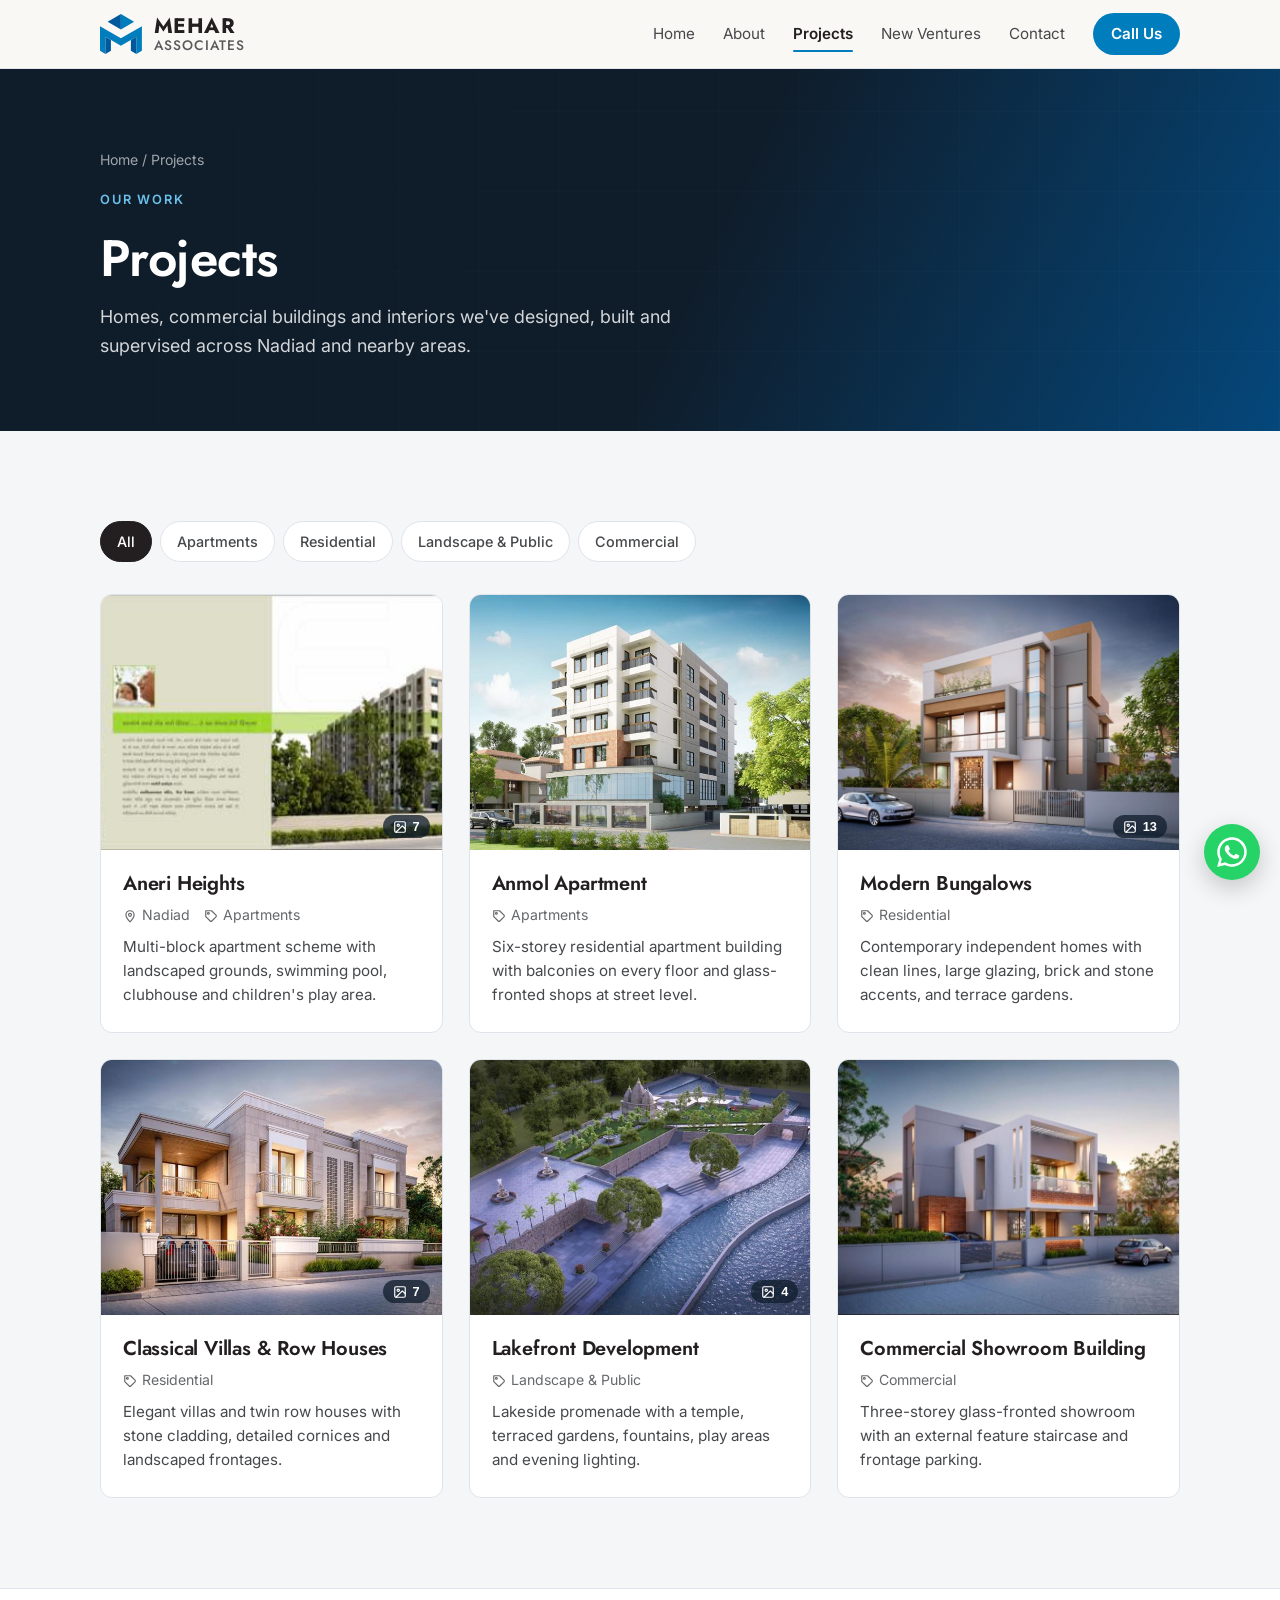
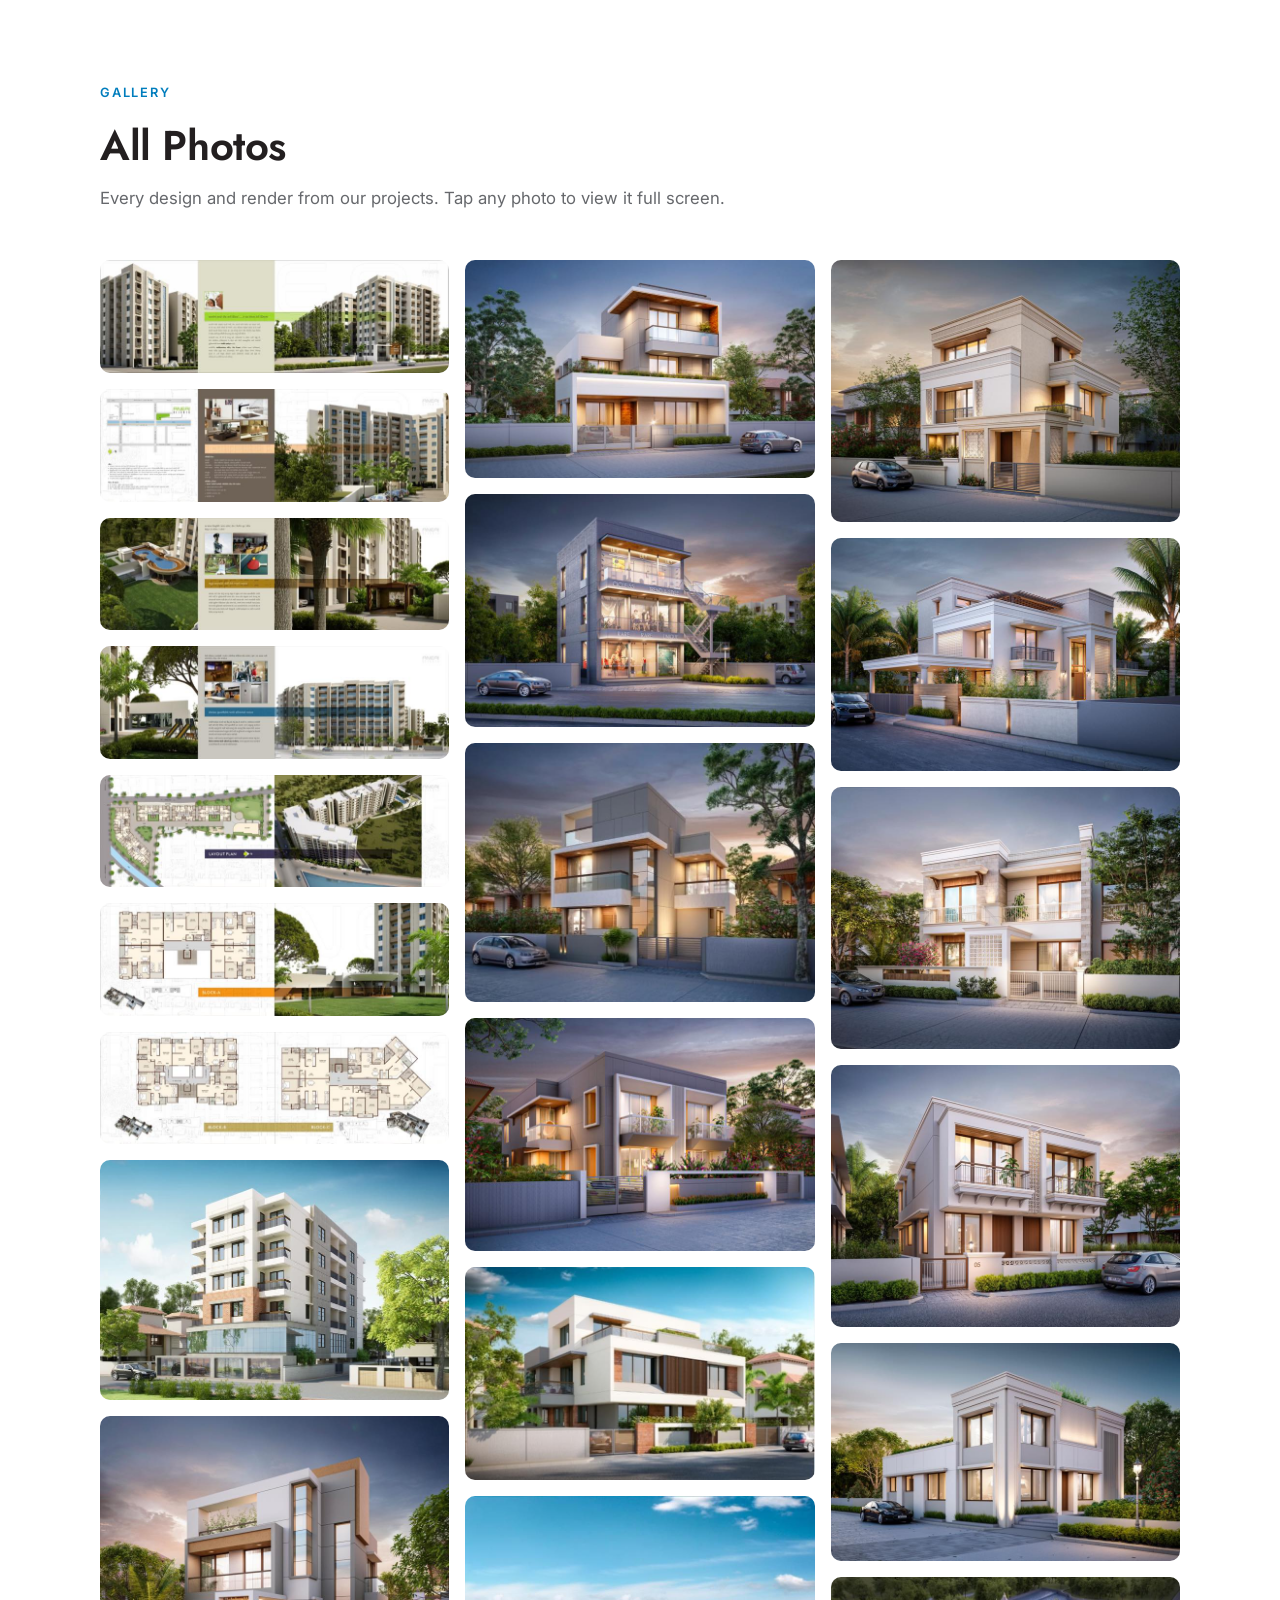
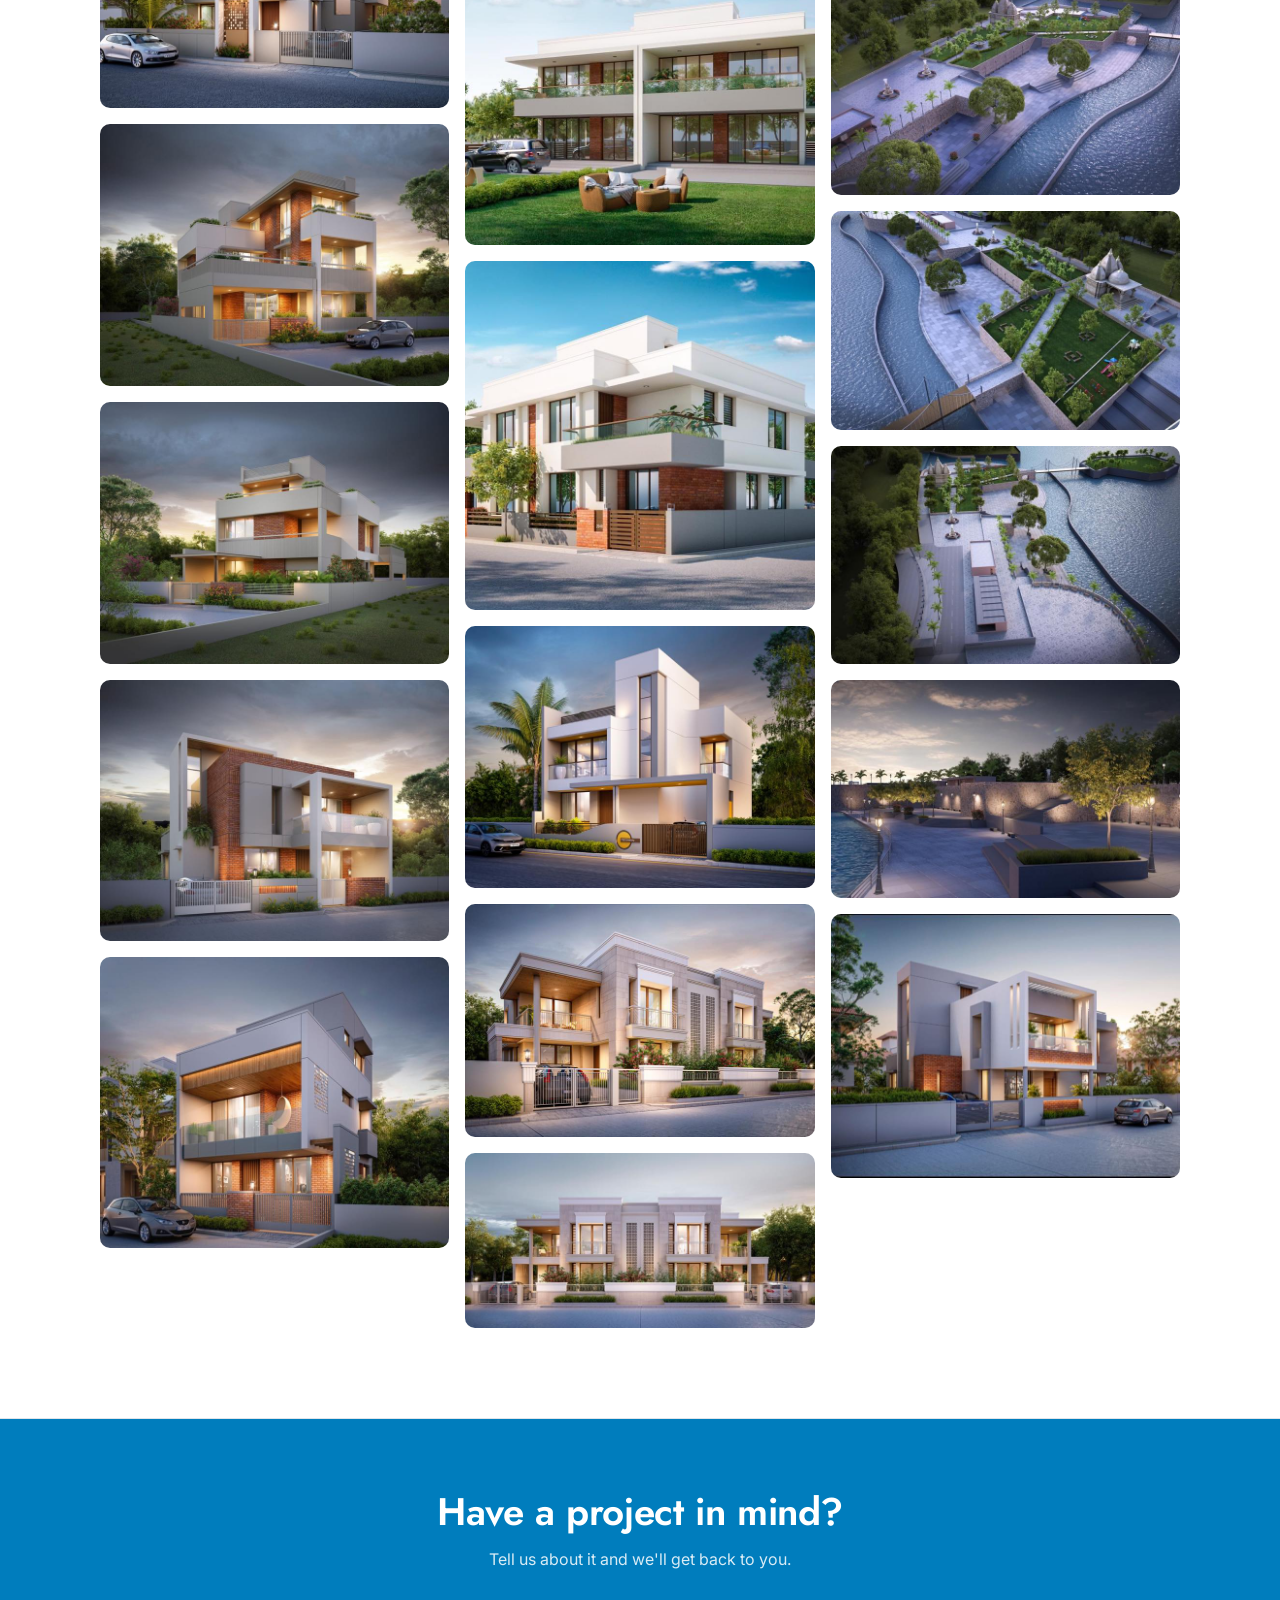
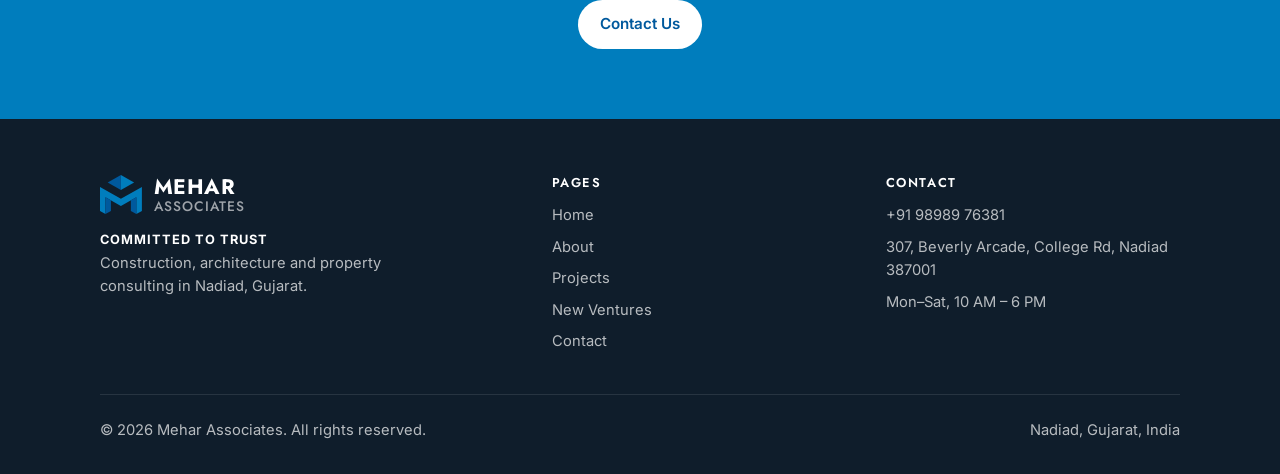
<file: projects.html>
<!DOCTYPE html>
<html lang="en">
<head>
  <meta charset="UTF-8">
  <meta name="viewport" content="width=device-width, initial-scale=1.0, viewport-fit=cover">
  <title>Projects | Mehar Associates</title>
  <meta name="description" content="Residential, commercial and interior projects completed and in progress by Mehar Associates, Nadiad.">
  <link rel="canonical" href="https://meharassociates.com/projects.html">
  <meta property="og:title" content="Projects | Mehar Associates">
  <meta property="og:description" content="Residential, commercial and interior projects completed and in progress by Mehar Associates, Nadiad.">
  <meta property="og:url" content="https://meharassociates.com/projects.html">
  <meta property="og:type" content="website">
  <meta property="og:image" content="https://meharassociates.com/assets/logo-share.jpg">
  <link rel="icon" href="/assets/favicon.svg" type="image/svg+xml">
  <link rel="preconnect" href="https://fonts.googleapis.com">
  <link rel="preconnect" href="https://fonts.gstatic.com" crossorigin>
  <link href="https://fonts.googleapis.com/css2?family=Jost:wght@500;600;700&family=Inter:wght@400;500;600&display=swap" rel="stylesheet">
  <link rel="stylesheet" href="/assets/css/style.css">

</head>
<body>

  <header class="site-header">
    <div class="container nav">
      <a href="/" class="brand" aria-label="Mehar Associates home">
        <img class="brand-logo" src="/assets/logo-mark.svg" alt="" width="42" height="39"><span class="brand-text"><span class="brand-name">Mehar</span><span class="brand-sub">Associates</span></span>
      </a>
      <button class="menu-toggle" type="button" aria-label="Open menu" aria-expanded="false">
        <svg viewBox="0 0 24 24" fill="none" stroke="currentColor" stroke-width="2" stroke-linecap="round"><path d="M4 7h16M4 12h16M4 17h16"/></svg>
      </button>
      <nav class="nav-links">
        <a href="/" data-page="index">Home</a>
        <a href="/about.html" data-page="about">About</a>
        <a href="/projects.html" data-page="projects">Projects</a>
        <a href="/ventures.html" data-page="ventures">New Ventures</a>
        <a href="/contact.html" data-page="contact">Contact</a>
        <a href="tel:+919898976381" class="btn btn-primary">Call Us</a>
      </nav>
    </div>
  </header>

  <main>
    <section class="page-hero">
      <div class="container">
        <div class="crumbs"><a href="/">Home</a> / Projects</div>
        <span class="eyebrow">Our Work</span>
        <h1>Projects</h1>
        <p>Homes, commercial buildings and interiors we've designed, built and supervised across Nadiad and nearby areas.</p>
      </div>
    </section>

    <section>
      <div class="container">
        <div id="project-filters" class="filters" style="margin-bottom: 32px;" hidden></div>
        <div id="projects-grid" class="project-grid"></div>
      </div>
    </section>

    <section class="section-alt">
      <div class="container">
        <div class="section-head">
          <span class="eyebrow">Gallery</span>
          <h2>All Photos</h2>
          <p>Every design and render from our projects. Tap any photo to view it full screen.</p>
        </div>
        <div id="gallery-grid" class="gallery"></div>
      </div>
    </section>

    <section class="cta">
      <div class="container">
        <h2>Have a project in mind?</h2>
        <p>Tell us about it and we'll get back to you.</p>
        <a href="/contact.html" class="btn">Contact Us</a>
      </div>
    </section>
  </main>

  <footer class="site-footer">
    <div class="container">
      <div class="footer-grid">
        <div>
          <a href="/" class="brand"><img class="brand-logo" src="/assets/logo-mark.svg" alt="" width="42" height="39"><span class="brand-text"><span class="brand-name">Mehar</span><span class="brand-sub">Associates</span></span></a>
          <p class="footer-about"><strong style="color:#fff; letter-spacing:.08em; font-size:.8rem;">COMMITTED TO TRUST</strong><br>Construction, architecture and property consulting in Nadiad, Gujarat.</p>
        </div>
        <div>
          <h4>Pages</h4>
          <ul>
            <li><a href="/">Home</a></li>
            <li><a href="/about.html">About</a></li>
            <li><a href="/projects.html">Projects</a></li>
            <li><a href="/ventures.html">New Ventures</a></li>
            <li><a href="/contact.html">Contact</a></li>
          </ul>
        </div>
        <div>
          <h4>Contact</h4>
          <ul>
            <li><a href="tel:+919898976381">+91 98989 76381</a></li>
            <li>307, Beverly Arcade, College Rd, Nadiad 387001</li>
            <li>Mon–Sat, 10 AM – 6 PM</li>
          </ul>
        </div>
      </div>
      <div class="footer-bottom">
        <span>© <span data-year>2026</span> Mehar Associates. All rights reserved.</span>
        <span>Nadiad, Gujarat, India</span>
      </div>
    </div>
  </footer>

  <a class="wa" href="https://wa.me/919898976381" target="_blank" rel="noopener" aria-label="Chat on WhatsApp">
    <svg viewBox="0 0 24 24" fill="currentColor"><path d="M17.5 14.4c-.3-.1-1.7-.8-2-.9-.3-.1-.5-.1-.7.1-.2.3-.8.9-.9 1.1-.2.2-.3.2-.6.1-.3-.1-1.2-.5-2.3-1.4-.9-.8-1.4-1.7-1.6-2-.2-.3 0-.5.1-.6l.4-.5c.1-.2.2-.3.3-.5.1-.2 0-.4 0-.5l-.9-2.2c-.2-.6-.5-.5-.7-.5h-.6c-.2 0-.5.1-.8.4-.3.3-1 1-1 2.4s1 2.8 1.2 3c.1.2 2 3.1 4.9 4.3.7.3 1.2.5 1.6.6.7.2 1.3.2 1.8.1.6-.1 1.7-.7 1.9-1.4.2-.7.2-1.2.2-1.4-.1-.1-.3-.2-.6-.3zM12 21.8c-1.8 0-3.5-.5-5-1.4l-.4-.2-3.7 1 1-3.6-.2-.4c-1-1.6-1.5-3.4-1.5-5.2 0-5.4 4.4-9.8 9.8-9.8 2.6 0 5.1 1 6.9 2.9 1.9 1.9 2.9 4.3 2.9 6.9 0 5.4-4.4 9.8-9.8 9.8zm8.4-18.2C18.1 1.3 15.2.1 12 .1 5.5.1.2 5.4.2 11.9c0 2.1.5 4.1 1.6 5.9L.1 24l6.3-1.7c1.7.9 3.7 1.4 5.6 1.4 6.5 0 11.8-5.3 11.8-11.8 0-3.2-1.2-6.1-3.4-8.3z"/></svg>
  </a>

  <script src="/assets/js/data.js"></script>
  <script src="/assets/js/main.js"></script>
</body>
</html>
</file>
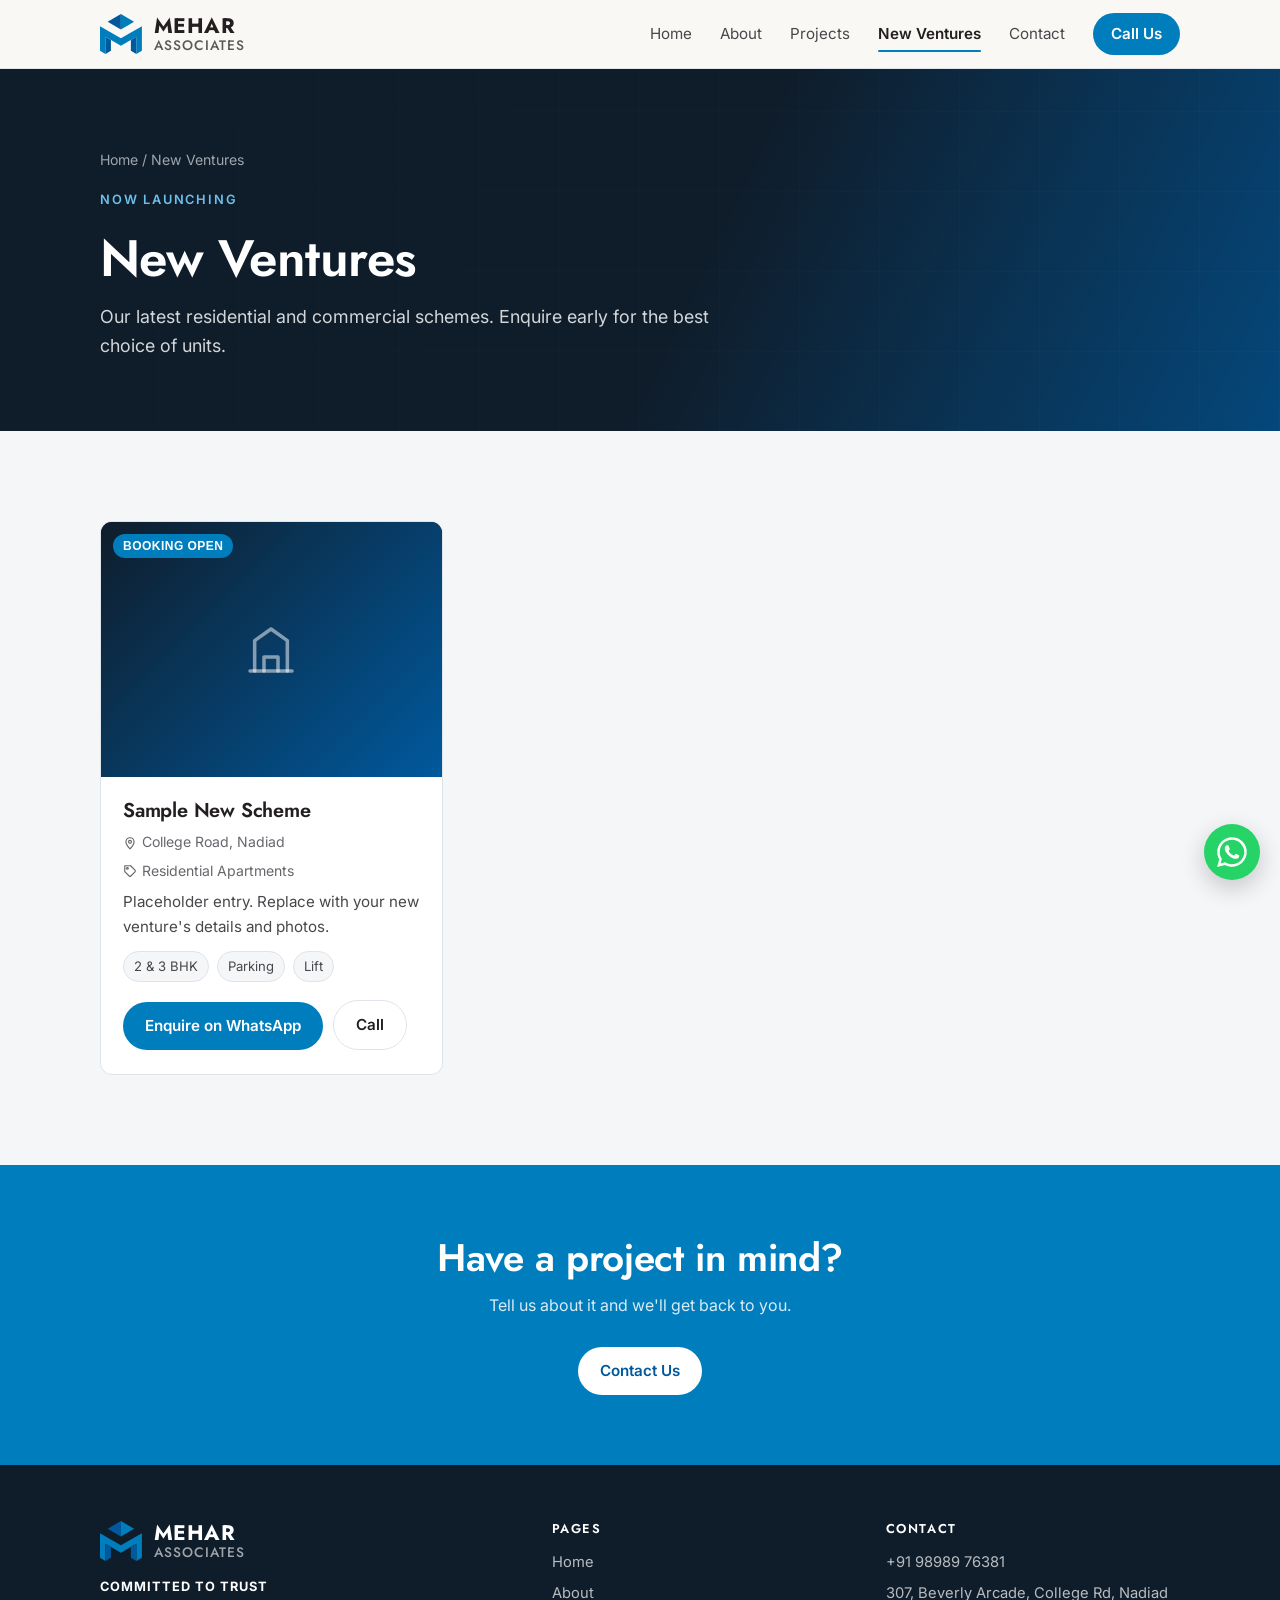
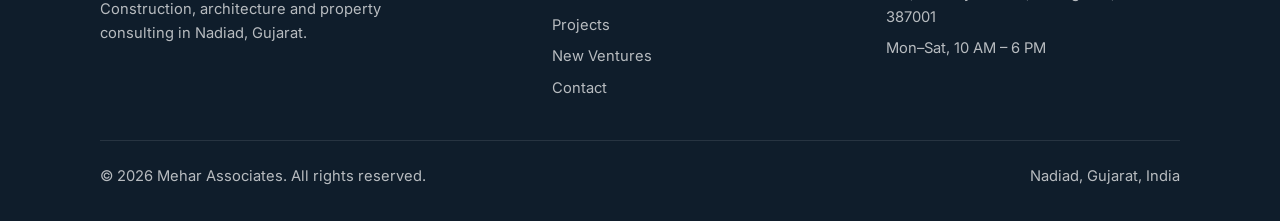
<file: ventures.html>
<!DOCTYPE html>
<html lang="en">
<head>
  <meta charset="UTF-8">
  <meta name="viewport" content="width=device-width, initial-scale=1.0, viewport-fit=cover">
  <title>New Ventures | Mehar Associates</title>
  <meta name="description" content="New residential and commercial schemes by Mehar Associates in Nadiad, Gujarat. Enquire for bookings.">
  <link rel="canonical" href="https://meharassociates.com/ventures.html">
  <meta property="og:title" content="New Ventures | Mehar Associates">
  <meta property="og:description" content="New residential and commercial schemes by Mehar Associates in Nadiad, Gujarat. Enquire for bookings.">
  <meta property="og:url" content="https://meharassociates.com/ventures.html">
  <meta property="og:type" content="website">
  <meta property="og:image" content="https://meharassociates.com/assets/logo-share.jpg">
  <link rel="icon" href="/assets/favicon.svg" type="image/svg+xml">
  <link rel="preconnect" href="https://fonts.googleapis.com">
  <link rel="preconnect" href="https://fonts.gstatic.com" crossorigin>
  <link href="https://fonts.googleapis.com/css2?family=Jost:wght@500;600;700&family=Inter:wght@400;500;600&display=swap" rel="stylesheet">
  <link rel="stylesheet" href="/assets/css/style.css">

</head>
<body>

  <header class="site-header">
    <div class="container nav">
      <a href="/" class="brand" aria-label="Mehar Associates home">
        <img class="brand-logo" src="/assets/logo-mark.svg" alt="" width="42" height="39"><span class="brand-text"><span class="brand-name">Mehar</span><span class="brand-sub">Associates</span></span>
      </a>
      <button class="menu-toggle" type="button" aria-label="Open menu" aria-expanded="false">
        <svg viewBox="0 0 24 24" fill="none" stroke="currentColor" stroke-width="2" stroke-linecap="round"><path d="M4 7h16M4 12h16M4 17h16"/></svg>
      </button>
      <nav class="nav-links">
        <a href="/" data-page="index">Home</a>
        <a href="/about.html" data-page="about">About</a>
        <a href="/projects.html" data-page="projects">Projects</a>
        <a href="/ventures.html" data-page="ventures">New Ventures</a>
        <a href="/contact.html" data-page="contact">Contact</a>
        <a href="tel:+919898976381" class="btn btn-primary">Call Us</a>
      </nav>
    </div>
  </header>

  <main>
    <section class="page-hero">
      <div class="container">
        <div class="crumbs"><a href="/">Home</a> / New Ventures</div>
        <span class="eyebrow">Now Launching</span>
        <h1>New Ventures</h1>
        <p>Our latest residential and commercial schemes. Enquire early for the best choice of units.</p>
      </div>
    </section>

    <section>
      <div class="container">
        <div id="ventures-grid" class="project-grid"></div>
      </div>
    </section>

    <section class="cta">
      <div class="container">
        <h2>Have a project in mind?</h2>
        <p>Tell us about it and we'll get back to you.</p>
        <a href="/contact.html" class="btn">Contact Us</a>
      </div>
    </section>
  </main>

  <footer class="site-footer">
    <div class="container">
      <div class="footer-grid">
        <div>
          <a href="/" class="brand"><img class="brand-logo" src="/assets/logo-mark.svg" alt="" width="42" height="39"><span class="brand-text"><span class="brand-name">Mehar</span><span class="brand-sub">Associates</span></span></a>
          <p class="footer-about"><strong style="color:#fff; letter-spacing:.08em; font-size:.8rem;">COMMITTED TO TRUST</strong><br>Construction, architecture and property consulting in Nadiad, Gujarat.</p>
        </div>
        <div>
          <h4>Pages</h4>
          <ul>
            <li><a href="/">Home</a></li>
            <li><a href="/about.html">About</a></li>
            <li><a href="/projects.html">Projects</a></li>
            <li><a href="/ventures.html">New Ventures</a></li>
            <li><a href="/contact.html">Contact</a></li>
          </ul>
        </div>
        <div>
          <h4>Contact</h4>
          <ul>
            <li><a href="tel:+919898976381">+91 98989 76381</a></li>
            <li>307, Beverly Arcade, College Rd, Nadiad 387001</li>
            <li>Mon–Sat, 10 AM – 6 PM</li>
          </ul>
        </div>
      </div>
      <div class="footer-bottom">
        <span>© <span data-year>2026</span> Mehar Associates. All rights reserved.</span>
        <span>Nadiad, Gujarat, India</span>
      </div>
    </div>
  </footer>

  <a class="wa" href="https://wa.me/919898976381" target="_blank" rel="noopener" aria-label="Chat on WhatsApp">
    <svg viewBox="0 0 24 24" fill="currentColor"><path d="M17.5 14.4c-.3-.1-1.7-.8-2-.9-.3-.1-.5-.1-.7.1-.2.3-.8.9-.9 1.1-.2.2-.3.2-.6.1-.3-.1-1.2-.5-2.3-1.4-.9-.8-1.4-1.7-1.6-2-.2-.3 0-.5.1-.6l.4-.5c.1-.2.2-.3.3-.5.1-.2 0-.4 0-.5l-.9-2.2c-.2-.6-.5-.5-.7-.5h-.6c-.2 0-.5.1-.8.4-.3.3-1 1-1 2.4s1 2.8 1.2 3c.1.2 2 3.1 4.9 4.3.7.3 1.2.5 1.6.6.7.2 1.3.2 1.8.1.6-.1 1.7-.7 1.9-1.4.2-.7.2-1.2.2-1.4-.1-.1-.3-.2-.6-.3zM12 21.8c-1.8 0-3.5-.5-5-1.4l-.4-.2-3.7 1 1-3.6-.2-.4c-1-1.6-1.5-3.4-1.5-5.2 0-5.4 4.4-9.8 9.8-9.8 2.6 0 5.1 1 6.9 2.9 1.9 1.9 2.9 4.3 2.9 6.9 0 5.4-4.4 9.8-9.8 9.8zm8.4-18.2C18.1 1.3 15.2.1 12 .1 5.5.1.2 5.4.2 11.9c0 2.1.5 4.1 1.6 5.9L.1 24l6.3-1.7c1.7.9 3.7 1.4 5.6 1.4 6.5 0 11.8-5.3 11.8-11.8 0-3.2-1.2-6.1-3.4-8.3z"/></svg>
  </a>

  <script src="/assets/js/data.js"></script>
  <script src="/assets/js/main.js"></script>
</body>
</html>
</file>
<file: assets/css/style.css>
:root {
  --ink: #231f20;
  --ink-soft: #46484b;
  --muted: #66686c;
  --bg: #f4f6f8;
  --surface: #ffffff;
  --line: #dfe4ea;
  --accent: #007dbd;
  --accent-dark: #00599d;
  --accent-tint: rgba(0, 125, 189, .1);
  --dark: #0f1d2b;
  --radius: 12px;
  --max: 1120px;
}

* { box-sizing: border-box; margin: 0; padding: 0; }
html { scroll-behavior: smooth; }
body {
  font-family: "Inter", -apple-system, BlinkMacSystemFont, "Segoe UI", Roboto, sans-serif;
  color: var(--ink);
  background: var(--bg);
  line-height: 1.6;
  -webkit-font-smoothing: antialiased;
}
img { max-width: 100%; display: block; }
a { color: inherit; text-decoration: none; }
h1, h2, h3, h4 { font-family: "Jost", "Inter", -apple-system, sans-serif; font-weight: 600; line-height: 1.2; letter-spacing: -.01em; }

.container { max-width: var(--max); margin: 0 auto; padding-inline: 20px; }

/* ---------- Header ---------- */
.site-header {
  position: sticky; top: 0; z-index: 50;
  background: rgba(250, 248, 245, .94);
  backdrop-filter: blur(8px);
  -webkit-backdrop-filter: blur(8px);
  border-bottom: 1px solid var(--line);
}
.nav { display: flex; align-items: center; justify-content: space-between; height: 68px; }
.brand { display: flex; align-items: center; gap: 12px; }
.brand-logo { width: 42px; height: auto; flex: none; }
.brand-text { display: flex; flex-direction: column; line-height: 1; font-family: "Jost", "Inter", sans-serif; text-transform: uppercase; }
.brand-name { font-weight: 700; font-size: 1.32rem; letter-spacing: .02em; color: var(--ink); }
.brand-sub { font-weight: 500; font-size: .86rem; letter-spacing: .075em; color: #58595b; margin-top: 3px; }

.nav-links { display: flex; gap: 28px; align-items: center; font-size: .95rem; }
.nav-links a:not(.btn) { color: var(--ink-soft); transition: color .2s; position: relative; }
.nav-links a:not(.btn):hover { color: var(--accent); }
.nav-links a[aria-current="page"] { color: var(--ink); font-weight: 600; }
.nav-links a[aria-current="page"]::after {
  content: ""; position: absolute; left: 0; right: 0; bottom: -6px;
  height: 2px; border-radius: 2px; background: var(--accent);
}

.menu-toggle {
  display: none;
  width: 42px; height: 42px; border-radius: 10px;
  border: 1px solid var(--line); background: var(--surface);
  align-items: center; justify-content: center; cursor: pointer; color: var(--ink);
}
.menu-toggle svg { width: 22px; height: 22px; }

/* ---------- Buttons ---------- */
.btn {
  display: inline-flex; align-items: center; justify-content: center; gap: 8px;
  padding: 12px 22px; border-radius: 999px; border: 0;
  font: inherit; font-weight: 600; font-size: .95rem; cursor: pointer;
  transition: background .2s, color .2s, transform .2s, border-color .2s;
}
.btn-primary { background: var(--accent); color: #fff; }
.btn-primary:hover { background: var(--accent-dark); transform: translateY(-1px); }
.btn-outline { border: 1.5px solid rgba(255, 255, 255, .6); color: #fff; }
.btn-outline:hover { background: #fff; color: var(--ink); }
.btn-ghost { border: 1.5px solid var(--line); color: var(--ink); background: var(--surface); }
.btn-ghost:hover { border-color: var(--accent); color: var(--accent); }
.nav .btn { padding: 9px 18px; }

/* ---------- Hero ---------- */
.hero, .page-hero {
  color: #fff;
  background:
    linear-gradient(115deg, rgba(15, 29, 43, .95) 0%, rgba(15, 29, 43, .82) 55%, rgba(0, 89, 157, .7) 100%),
    repeating-linear-gradient(90deg, transparent 0 79px, rgba(255, 255, 255, .05) 79px 80px),
    repeating-linear-gradient(0deg, transparent 0 79px, rgba(255, 255, 255, .05) 79px 80px),
    var(--dark);
}
.hero { padding-block: 120px 110px; }
.hero.has-photo {
  background:
    linear-gradient(100deg, rgba(15, 29, 43, .93) 0%, rgba(15, 29, 43, .74) 50%, rgba(0, 89, 157, .3) 100%),
    url("/images/projects/modern-bungalows/03.jpg") center / cover no-repeat,
    var(--dark);
}
.page-hero { padding-block: 80px 70px; }
.eyebrow {
  display: inline-block;
  font-size: .8rem; letter-spacing: .14em; text-transform: uppercase;
  color: #6cc0ec; font-weight: 600; margin-bottom: 18px;
}
.hero h1 { font-size: clamp(2.3rem, 5.5vw, 4rem); max-width: 760px; margin-bottom: 22px; }
.page-hero h1 { font-size: clamp(2rem, 4.5vw, 3.2rem); margin-bottom: 14px; }
.hero p, .page-hero p { font-size: 1.12rem; color: rgba(255, 255, 255, .82); max-width: 620px; }
.hero p { margin-bottom: 36px; }
.hero-actions { display: flex; flex-wrap: wrap; gap: 14px; }
.crumbs { font-size: .88rem; color: rgba(255, 255, 255, .6); margin-bottom: 14px; }
.crumbs a:hover { color: #fff; }

/* ---------- Sections ---------- */
section { padding-block: 90px; }
.section-alt { background: var(--surface); border-block: 1px solid var(--line); }
.section-head { max-width: 640px; margin-bottom: 48px; }
.section-head .eyebrow { color: var(--accent); }
.section-head h2 { font-size: clamp(1.8rem, 3.5vw, 2.6rem); margin-bottom: 14px; }
.section-head p { color: var(--muted); font-size: 1.05rem; }
.section-head-row { display: flex; flex-wrap: wrap; gap: 20px; align-items: end; justify-content: space-between; margin-bottom: 48px; }
.section-head-row .section-head { margin-bottom: 0; }

/* ---------- Cards ---------- */
.grid { display: grid; grid-template-columns: repeat(auto-fit, minmax(250px, 1fr)); gap: 22px; }
.card {
  background: var(--surface);
  border: 1px solid var(--line);
  border-radius: var(--radius);
  padding: 32px 28px;
  transition: transform .25s, box-shadow .25s, border-color .25s;
}
.card:hover {
  transform: translateY(-4px);
  box-shadow: 0 14px 34px rgba(15, 29, 43, .08);
  border-color: rgba(0, 125, 189, .35);
}
.icon {
  width: 52px; height: 52px; border-radius: 12px;
  background: var(--accent-tint); color: var(--accent);
  display: grid; place-items: center; margin-bottom: 22px;
}
.icon svg { width: 26px; height: 26px; }
.card h3 { font-size: 1.3rem; margin-bottom: 10px; }
.card p { color: var(--muted); font-size: .97rem; }

/* ---------- Project / venture cards ---------- */
.project-grid { display: grid; grid-template-columns: repeat(auto-fill, minmax(300px, 1fr)); gap: 26px; }
.project {
  background: var(--surface); border: 1px solid var(--line); border-radius: var(--radius);
  overflow: hidden; display: flex; flex-direction: column;
  transition: transform .25s, box-shadow .25s;
}
.project:hover { transform: translateY(-4px); box-shadow: 0 16px 36px rgba(15, 29, 43, .1); }
.project-media {
  position: relative; aspect-ratio: 4 / 3; background: var(--line);
  border: 0; padding: 0; width: 100%; cursor: pointer; overflow: hidden; display: block;
}
.project-media img { width: 100%; height: 100%; object-fit: cover; transition: transform .5s; }
.project:hover .project-media img { transform: scale(1.04); }
.project-media .count {
  position: absolute; right: 12px; bottom: 12px;
  background: rgba(15, 29, 43, .75); color: #fff; font-size: .8rem; font-weight: 600;
  padding: 4px 10px; border-radius: 999px; display: inline-flex; gap: 6px; align-items: center;
}
.project-media .count svg { width: 14px; height: 14px; }
.placeholder {
  width: 100%; height: 100%; display: grid; place-items: center; color: rgba(255, 255, 255, .5);
  background:
    linear-gradient(135deg, #0f1d2b, #00599d),
    var(--dark);
}
.placeholder svg { width: 56px; height: 56px; }
.badge {
  position: absolute; left: 12px; top: 12px;
  font-size: .75rem; font-weight: 600; letter-spacing: .04em; text-transform: uppercase;
  padding: 5px 10px; border-radius: 999px; background: #fff; color: var(--ink);
}
.badge.ongoing { background: #fff4e5; color: #9a5a00; }
.badge.completed { background: #e8f5ec; color: #1f7a3d; }
.badge.booking { background: var(--accent); color: #fff; }
.badge.upcoming { background: #eef2ff; color: #3843a5; }
.project-body { padding: 22px 22px 24px; display: flex; flex-direction: column; gap: 8px; flex: 1; }
.project-body h3 { font-size: 1.25rem; }
.project-meta { display: flex; flex-wrap: wrap; gap: 6px 14px; color: var(--muted); font-size: .88rem; }
.project-meta span { display: inline-flex; align-items: center; gap: 5px; }
.project-meta svg { width: 14px; height: 14px; }
.project-body p { color: var(--ink-soft); font-size: .95rem; }
.highlights { list-style: none; display: flex; flex-wrap: wrap; gap: 8px; margin-top: 4px; }
.highlights li {
  font-size: .82rem; padding: 4px 10px; border-radius: 999px;
  background: var(--bg); border: 1px solid var(--line); color: var(--ink-soft);
}
.project-body .btn { margin-top: auto; align-self: flex-start; }
.project-body .actions { margin-top: auto; padding-top: 10px; display: flex; flex-wrap: wrap; gap: 10px; }

.filters { display: flex; flex-wrap: wrap; gap: 8px; }
.filter {
  font: inherit; font-size: .9rem; font-weight: 500; cursor: pointer;
  padding: 8px 16px; border-radius: 999px;
  border: 1px solid var(--line); background: var(--surface); color: var(--ink-soft);
}
.filter:hover { border-color: var(--accent); color: var(--accent); }
.filter[aria-pressed="true"] { background: var(--ink); border-color: var(--ink); color: #fff; }

.gallery {
  columns: 3 280px; column-gap: 16px;
}
.gallery-item {
  display: block; width: 100%; margin-bottom: 16px; break-inside: avoid;
  border: 0; padding: 0; cursor: zoom-in; background: var(--line);
  border-radius: 10px; overflow: hidden;
}
.gallery-item img { width: 100%; height: auto; transition: transform .5s, opacity .3s; }
.gallery-item:hover img { transform: scale(1.03); opacity: .92; }

.empty {
  text-align: center; padding: 60px 20px; color: var(--muted);
  border: 1.5px dashed var(--line); border-radius: var(--radius); background: var(--surface);
}
.empty h3 { color: var(--ink); margin-bottom: 8px; font-size: 1.3rem; }

/* ---------- About ---------- */
.about-grid { display: grid; grid-template-columns: 1.1fr 1fr; gap: 64px; align-items: center; }
.about-text p { color: var(--ink-soft); margin-bottom: 16px; font-size: 1.03rem; }
.points { list-style: none; display: grid; gap: 16px; }
.points li {
  display: flex; gap: 14px; align-items: flex-start;
  padding: 18px 20px; border-radius: var(--radius);
  background: var(--bg); border: 1px solid var(--line);
}
.points .tick {
  flex: none; width: 26px; height: 26px; border-radius: 50%;
  background: var(--accent); color: #fff;
  display: grid; place-items: center; font-size: .85rem; font-weight: 700;
}
.points strong { display: block; margin-bottom: 2px; }
.points span { color: var(--muted); font-size: .94rem; }

/* ---------- Contact ---------- */
.contact-grid { display: grid; grid-template-columns: 1fr 1.2fr; gap: 28px; }
.contact-info { display: grid; gap: 16px; align-content: start; }
.info-item {
  display: flex; gap: 16px; align-items: flex-start;
  background: var(--surface); border: 1px solid var(--line);
  border-radius: var(--radius); padding: 22px;
}
.info-item .icon { margin: 0; width: 44px; height: 44px; flex: none; }
.info-item .icon svg { width: 22px; height: 22px; }
.info-item h3 {
  font-family: "Inter", sans-serif; font-size: .8rem; letter-spacing: .1em;
  text-transform: uppercase; color: var(--muted); margin-bottom: 4px;
}
.info-item p, .info-item a { font-size: 1rem; color: var(--ink); }
.info-item a:hover { color: var(--accent); }
.hours { width: 100%; border-collapse: collapse; font-size: .97rem; }
.hours td { padding: 2px 0; }
.hours td:last-child { text-align: right; padding-left: 16px; }
.closed { color: #b42318; }
.map {
  border-radius: var(--radius); overflow: hidden;
  border: 1px solid var(--line); min-height: 420px; background: var(--line);
}
.map iframe { width: 100%; height: 100%; min-height: 420px; border: 0; display: block; }

.form-card {
  background: var(--surface); border: 1px solid var(--line); border-radius: var(--radius);
  padding: 32px;
}
.form-card h2 { font-size: 1.6rem; margin-bottom: 6px; }
.form-card > p { color: var(--muted); margin-bottom: 24px; }
.form-grid { display: grid; grid-template-columns: 1fr 1fr; gap: 16px; }
.field { display: flex; flex-direction: column; gap: 6px; }
.field.full { grid-column: 1 / -1; }
.field label { font-size: .88rem; font-weight: 600; color: var(--ink-soft); }
.field input, .field select, .field textarea {
  font: inherit; font-size: .97rem; color: var(--ink);
  padding: 12px 14px; border-radius: 10px;
  border: 1px solid var(--line); background: var(--bg);
  transition: border-color .2s, box-shadow .2s;
}
.field textarea { min-height: 120px; resize: vertical; }
.field input:focus, .field select:focus, .field textarea:focus {
  outline: none; border-color: var(--accent); box-shadow: 0 0 0 3px var(--accent-tint);
}
.form-note { font-size: .85rem; color: var(--muted); margin-top: 12px; }
.form-card .btn { margin-top: 20px; }

/* ---------- CTA ---------- */
.cta { background: var(--accent); color: #fff; text-align: center; padding-block: 70px; }
.cta h2 { font-size: clamp(1.7rem, 3.5vw, 2.4rem); margin-bottom: 12px; }
.cta p { color: rgba(255, 255, 255, .85); margin-bottom: 28px; }
.cta .btn { background: #fff; color: var(--accent-dark); }
.cta .btn:hover { background: var(--dark); color: #fff; }

/* ---------- Footer ---------- */
.site-footer { background: var(--dark); color: rgba(255, 255, 255, .7); padding-block: 56px 32px; font-size: .92rem; }
.footer-grid { display: grid; grid-template-columns: 1.4fr 1fr 1fr; gap: 40px; margin-bottom: 40px; }
.site-footer .brand-name { color: #fff; }
.site-footer .brand-sub { color: rgba(255, 255, 255, .6); }
.site-footer h4 { color: #fff; font-size: .8rem; letter-spacing: .12em; text-transform: uppercase; margin-bottom: 14px; }
.site-footer ul { list-style: none; display: grid; gap: 8px; }
.site-footer a:hover { color: #fff; }
.footer-about { margin-top: 14px; max-width: 320px; }
.footer-bottom {
  border-top: 1px solid rgba(255, 255, 255, .1); padding-top: 24px;
  display: flex; flex-wrap: wrap; gap: 12px; justify-content: space-between;
}

/* ---------- WhatsApp button ---------- */
.wa {
  position: fixed; right: 20px; bottom: calc(20px + env(safe-area-inset-bottom, 0px)); z-index: 60;
  width: 56px; height: 56px; border-radius: 50%;
  background: #25d366; color: #fff;
  display: grid; place-items: center;
  box-shadow: 0 8px 24px rgba(0, 0, 0, .2);
  transition: transform .2s;
}
.wa:hover { transform: scale(1.07); }
.wa svg { width: 30px; height: 30px; }

/* ---------- Lightbox ---------- */
.lightbox {
  position: fixed; inset: 0; z-index: 100;
  background: rgba(10, 12, 15, .94);
  display: flex; align-items: center; justify-content: center;
  padding: 60px 70px;
}
.lightbox[hidden] { display: none; }
.lightbox figure { max-width: 100%; max-height: 100%; display: flex; flex-direction: column; align-items: center; gap: 14px; }
.lightbox img { max-height: calc(100vh - 160px); max-width: 100%; object-fit: contain; border-radius: 6px; }
.lightbox figcaption { color: rgba(255, 255, 255, .8); font-size: .95rem; text-align: center; }
.lb-btn {
  position: absolute; width: 46px; height: 46px; border-radius: 50%;
  border: 0; background: rgba(255, 255, 255, .12); color: #fff; cursor: pointer;
  display: grid; place-items: center; transition: background .2s;
}
.lb-btn:hover { background: rgba(255, 255, 255, .25); }
.lb-btn svg { width: 22px; height: 22px; }
.lb-close { top: calc(16px + env(safe-area-inset-top, 0px)); right: 16px; }
.lb-prev { left: 14px; top: 50%; transform: translateY(-50%); }
.lb-next { right: 14px; top: 50%; transform: translateY(-50%); }

/* ---------- Responsive ---------- */
@media (max-width: 860px) {
  .menu-toggle { display: inline-flex; }
  .nav-links {
    position: absolute; top: 68px; left: 0; right: 0;
    flex-direction: column; align-items: stretch; gap: 0;
    background: var(--bg); border-bottom: 1px solid var(--line);
    padding: 8px 20px 20px;
    box-shadow: 0 16px 30px rgba(15, 29, 43, .08);
    display: none;
  }
  .nav-links.open { display: flex; }
  .nav-links a:not(.btn) { padding: 14px 0; border-bottom: 1px solid var(--line); }
  .nav-links a[aria-current="page"]::after { display: none; }
  .nav-links a[aria-current="page"] { color: var(--accent); }
  .nav-links .btn { margin-top: 16px; }

  .about-grid, .contact-grid { grid-template-columns: 1fr; gap: 36px; }
  .footer-grid { grid-template-columns: 1fr; gap: 28px; }
  section { padding-block: 70px; }
  .hero { padding-block: 90px 80px; }
  .page-hero { padding-block: 60px 50px; }
  .lightbox { padding: 60px 12px; }
  .lb-prev, .lb-next { top: auto; bottom: calc(16px + env(safe-area-inset-bottom, 0px)); transform: none; }
  .lb-prev { left: calc(50% - 56px); }
  .lb-next { right: calc(50% - 56px); }
}
@media (max-width: 560px) {
  .form-grid { grid-template-columns: 1fr; }
  .form-card { padding: 24px 20px; }
  .project-grid { grid-template-columns: 1fr; }
}

/* ---------- Founder ---------- */
.founder { display: grid; grid-template-columns: minmax(260px, 400px) 1fr; gap: 64px; align-items: center; }
.founder-photo { position: relative; }
.founder-photo img {
  width: 100%; aspect-ratio: 4 / 5; object-fit: cover; object-position: top;
  border-radius: 16px; position: relative; z-index: 1;
}
.founder-photo::before {
  content: ""; position: absolute; inset: 18px -18px -18px 18px;
  border: 2px solid var(--accent); border-radius: 16px;
}
.founder-tag {
  position: absolute; z-index: 2; left: 18px; bottom: 18px;
  background: var(--surface); border-radius: 12px; padding: 12px 16px;
  box-shadow: 0 10px 30px rgba(15, 29, 43, .18);
}
.founder-tag strong { display: block; font-family: "Jost", sans-serif; font-size: 1.6rem; line-height: 1; color: var(--accent); }
.founder-tag span { font-size: .8rem; color: var(--muted); }
.founder-text h2 { font-size: clamp(1.9rem, 3.6vw, 2.7rem); margin-bottom: 6px; }
.founder-role { color: var(--accent); font-weight: 600; margin-bottom: 22px; }
.founder-text > p { color: var(--ink-soft); font-size: 1.03rem; margin-bottom: 16px; }
.founder-quote {
  border-left: 3px solid var(--accent); padding: 4px 0 4px 18px; margin: 24px 0;
  font-family: "Jost", sans-serif; font-size: 1.2rem; color: var(--ink);
}
.creds { list-style: none; display: grid; grid-template-columns: 1fr 1fr; gap: 12px; margin-top: 24px; }
.creds li {
  display: flex; gap: 12px; align-items: center;
  background: var(--surface); border: 1px solid var(--line); border-radius: 10px; padding: 12px 14px;
  font-size: .94rem; font-weight: 500;
}
.creds .icon { width: 36px; height: 36px; border-radius: 9px; margin: 0; flex: none; }
.creds .icon svg { width: 18px; height: 18px; }

/* ---------- Stats ---------- */
.stats { background: var(--dark); color: #fff; padding-block: 56px; }
.stats-grid { display: grid; grid-template-columns: repeat(4, 1fr); gap: 24px; text-align: center; }
.stat strong {
  display: block; font-family: "Jost", sans-serif; font-weight: 700;
  font-size: clamp(2.2rem, 4.5vw, 3.2rem); line-height: 1.1; color: #6cc0ec;
}
.stat span { color: rgba(255, 255, 255, .78); font-size: .95rem; }

@media (max-width: 860px) {
  .founder { grid-template-columns: 1fr; gap: 48px; }
  .founder-photo { width: calc(100% - 18px); max-width: 340px; margin: 0 auto; }
  .stats-grid { grid-template-columns: 1fr 1fr; gap: 32px 16px; }
}
@media (max-width: 560px) {
  .creds { grid-template-columns: 1fr; }
}
</file>
